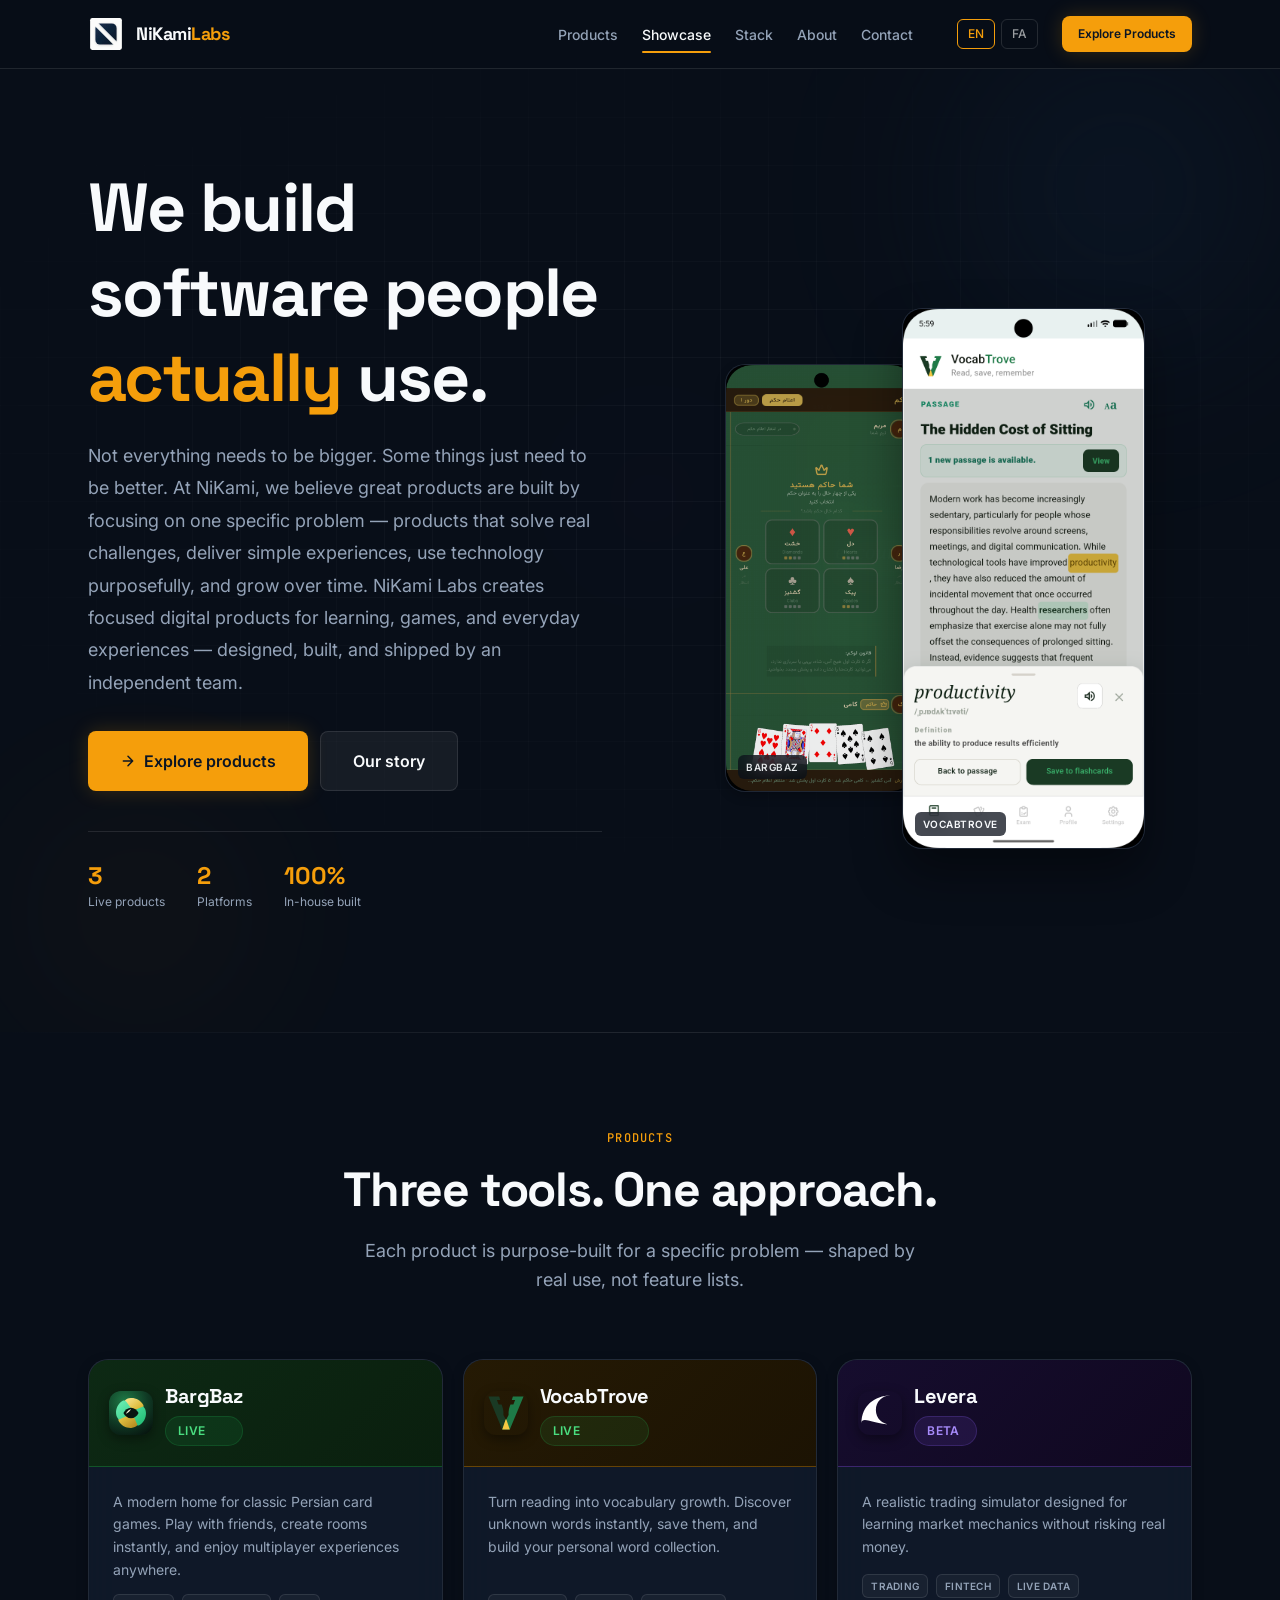
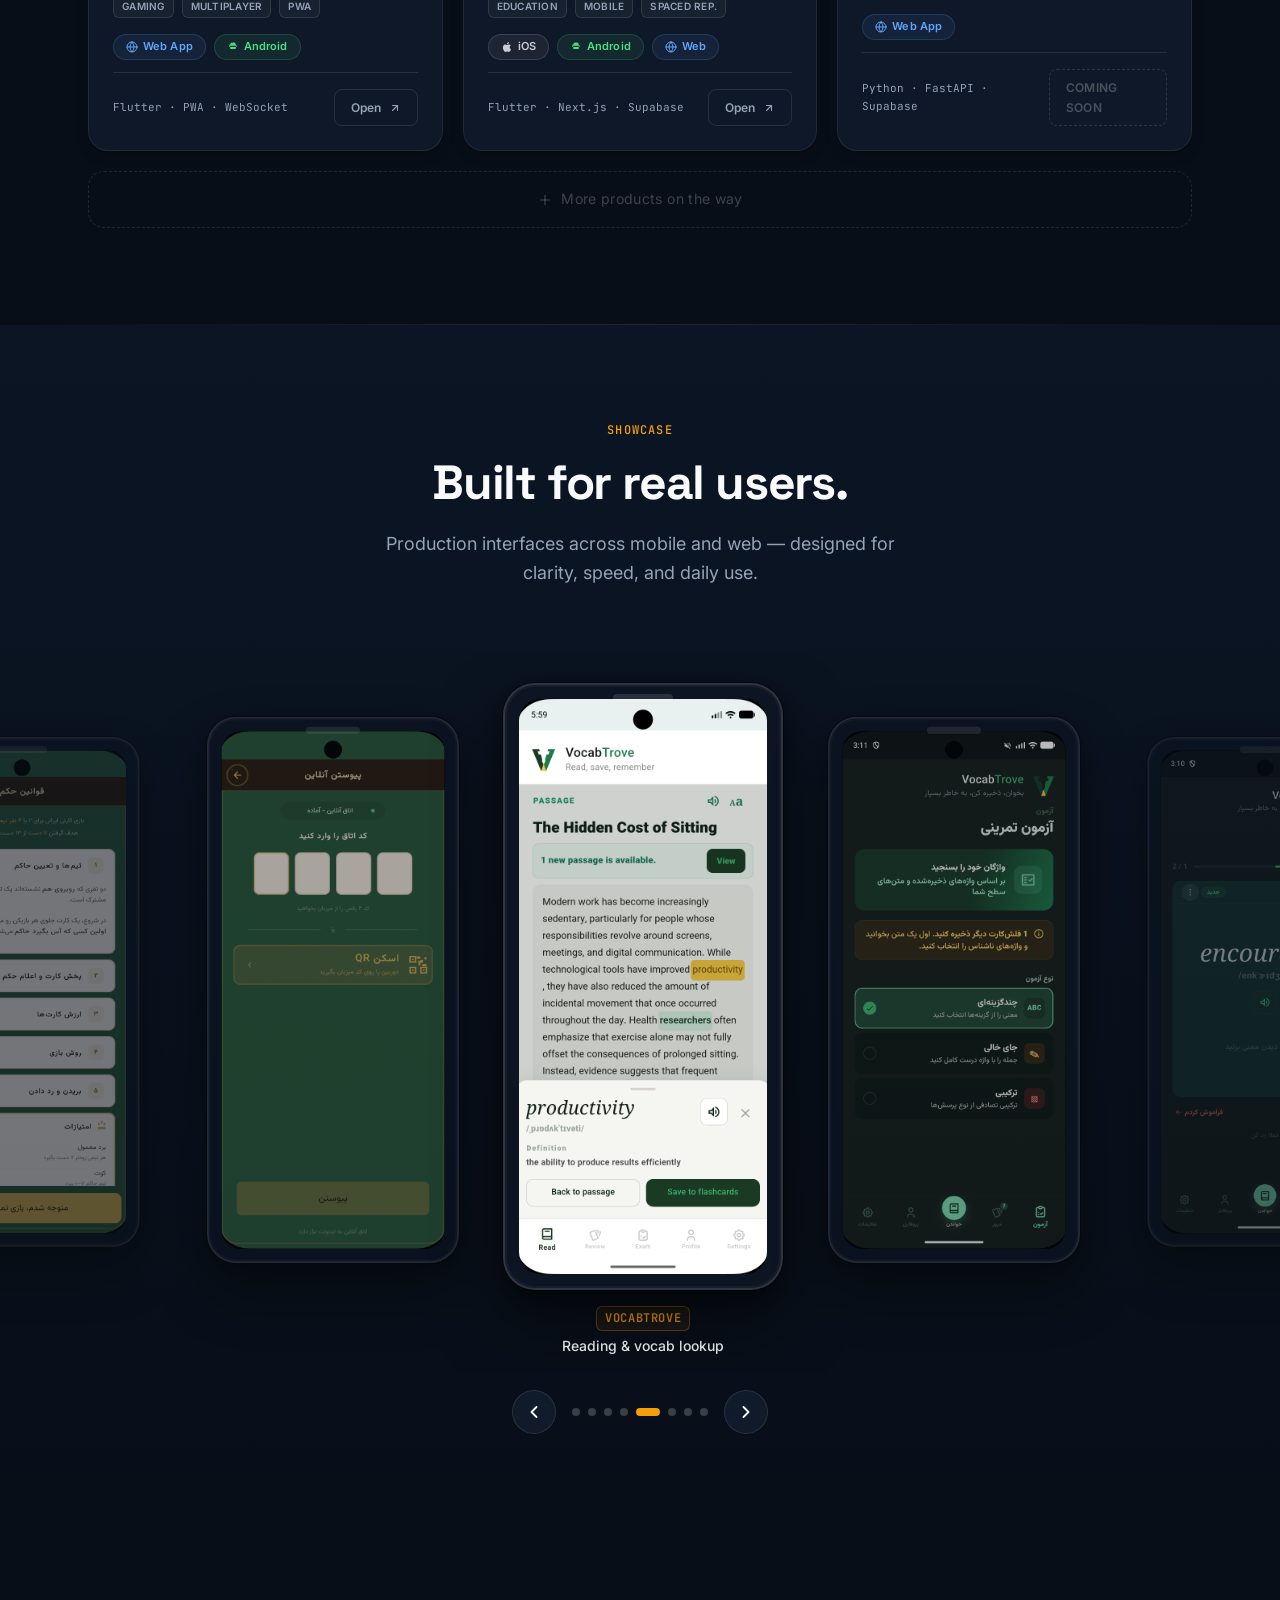
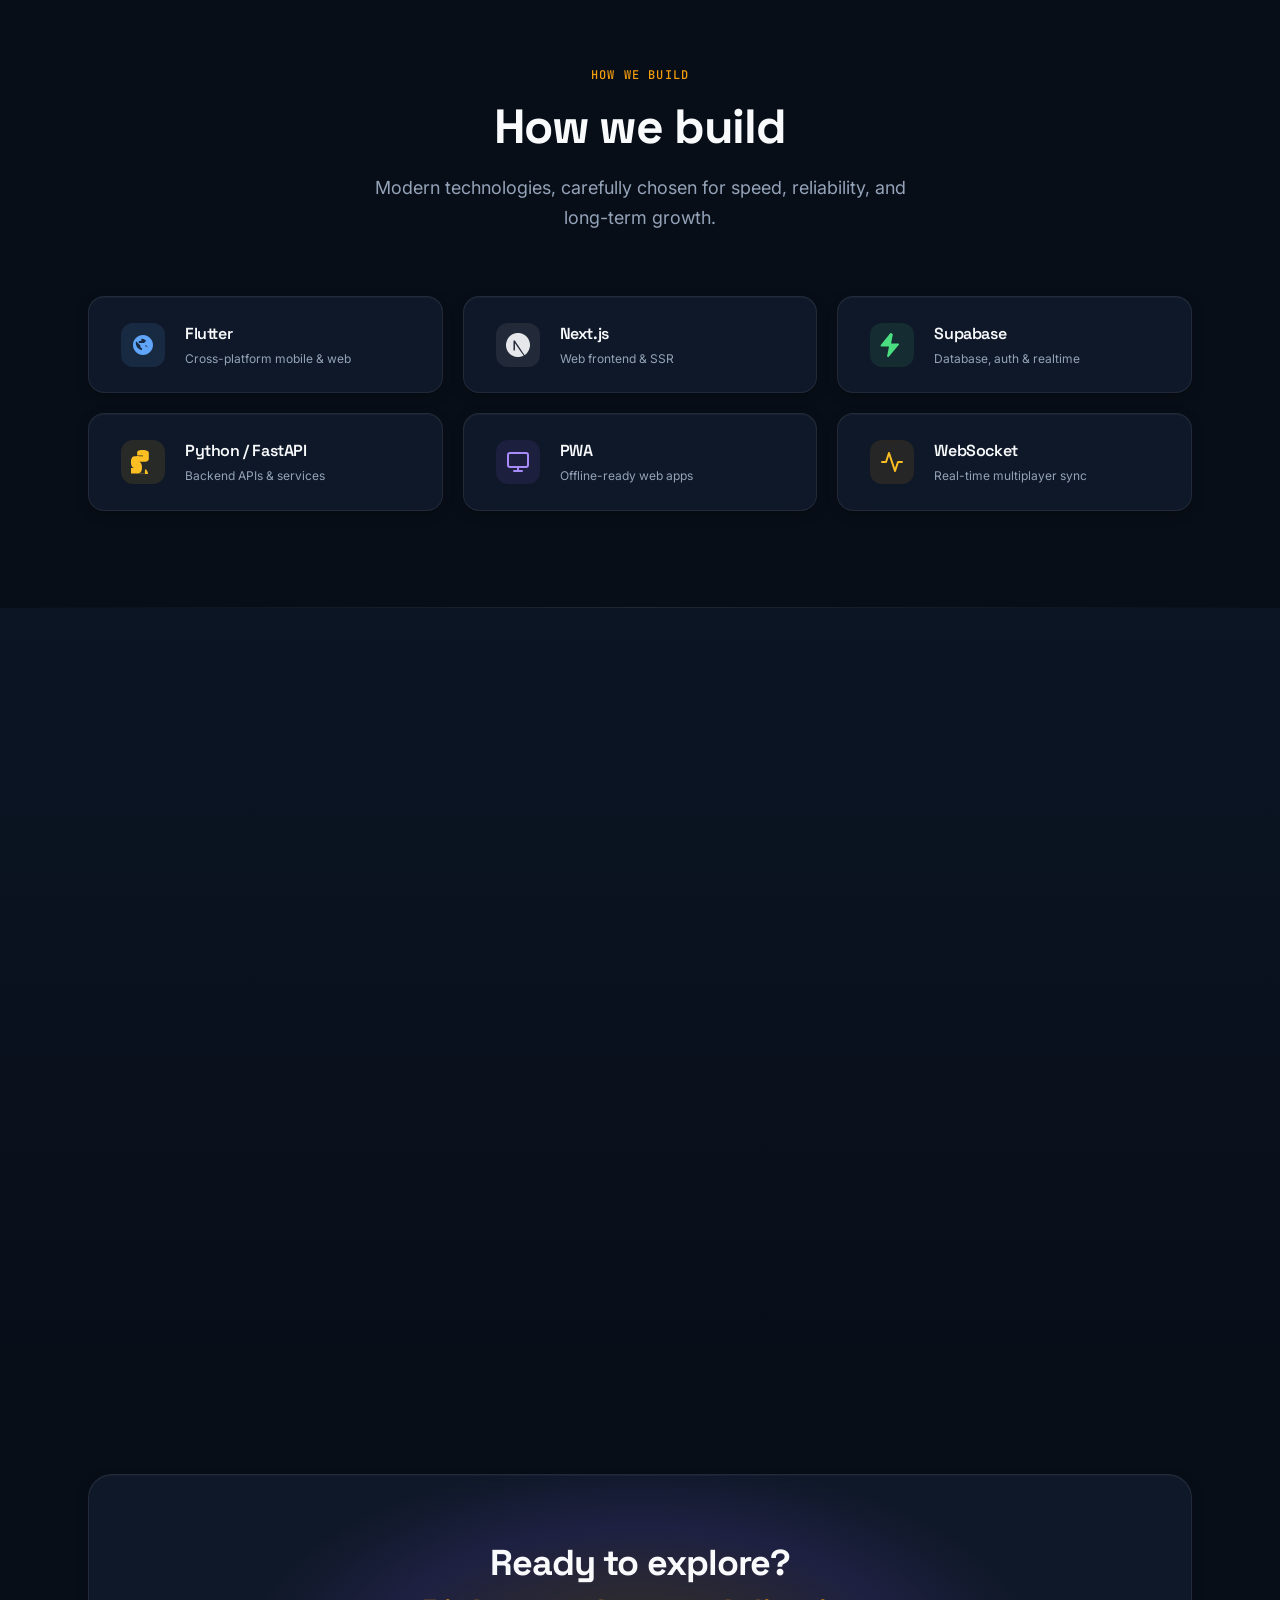
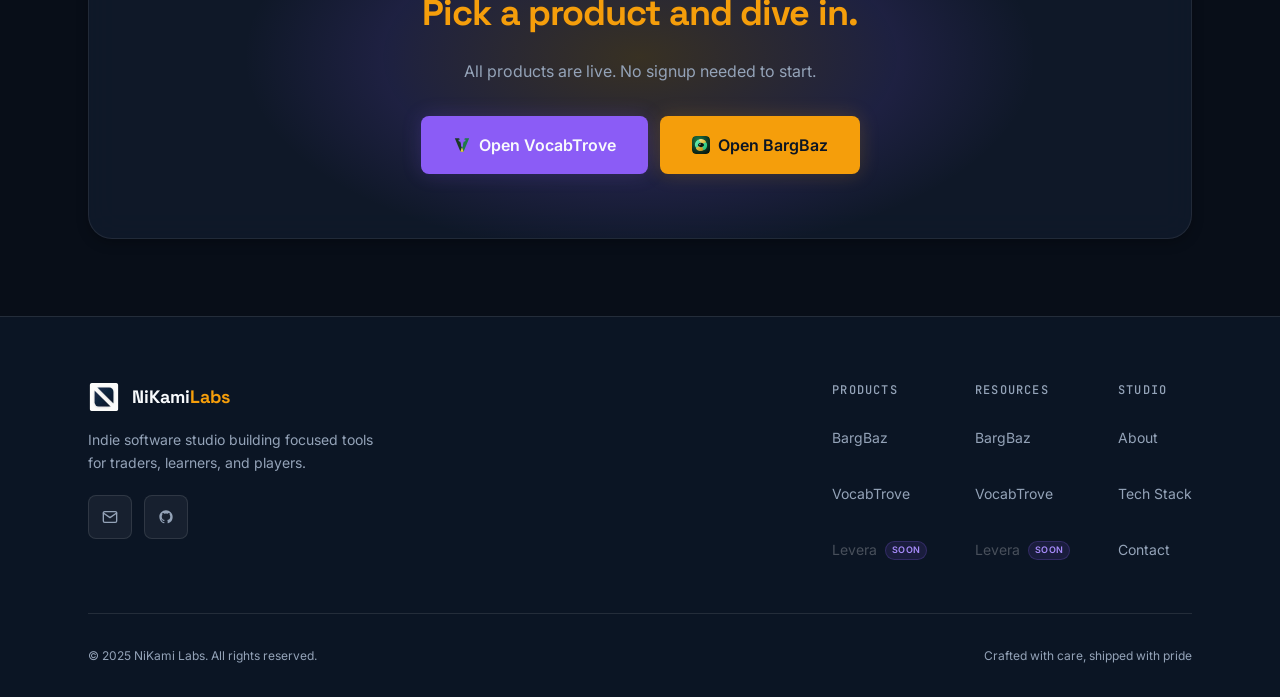
<file: index.html>
<!DOCTYPE html>
<html lang="en" dir="ltr">
<head>
  <meta charset="UTF-8" />
  <meta name="viewport" content="width=device-width, initial-scale=1.0" />
  <title>NiKami Labs | Independent Software Studio Building Digital Products</title>
  <meta name="description" content="NiKami Labs creates focused software products for language learning, gaming, and digital experiences. Explore VocabTrove, BargBaz, and Levera." />
  <meta name="theme-color" content="#0B1524" />
  <meta property="og:title" content="NiKami Labs | Independent Software Studio Building Digital Products" />
  <meta property="og:description" content="NiKami Labs creates focused software products for language learning, gaming, and digital experiences. Explore VocabTrove, BargBaz, and Levera." />
  <meta property="og:type" content="website" />
  <link rel="icon" href="logos/nikami-labs-mark.svg" type="image/svg+xml" />
  <link rel="stylesheet" href="styles.css" />
  <link rel="alternate" hreflang="fa" href="fa.html" />
  <style>
    .lang-switcher { display:flex; align-items:center; gap:6px; margin-left:12px; }
    .lang-btn { display:inline-flex; align-items:center; padding:4px 10px; border-radius:6px; font-size:12px; font-weight:500; text-decoration:none; border:1px solid rgba(255,255,255,0.12); color:rgba(255,255,255,0.6); transition:all 0.2s; }
    .lang-btn:hover { border-color:rgba(255,255,255,0.3); color:#fff; }
    .lang-btn.active { border-color:var(--accent); color:var(--accent); }
  </style>
</head>
<body>

<a class="skip-link" href="#main">Skip to main content</a>

<!-- ══ NAV ══════════════════════════════════════════════════ -->
<div class="nav-wrapper">
  <nav class="container nav" aria-label="Primary">
    <a href="#" class="nav-logo" aria-label="NiKami Labs home">
      <img class="nav-logo-mark" src="logos/nikami-labs-mark.svg" width="36" height="36" alt="" />
      <span class="nav-logo-name">NiKami<span>Labs</span></span>
    </a>
    <ul class="nav-links">
      <li><a href="#products">Products</a></li>
      <li><a href="#showcase">Showcase</a></li>
      <li><a href="#stack">Stack</a></li>
      <li><a href="#about">About</a></li>
      <li><a href="#contact">Contact</a></li>
    </ul>
    <div style="display:flex;align-items:center;gap:8px;">
      <div class="lang-switcher">
        <a href="index.html" class="lang-btn active">EN</a>
        <a href="fa.html" class="lang-btn">FA</a>
      </div>
      <a href="#products" class="btn btn-primary btn-sm nav-cta">Explore Products</a>
    </div>
    <button class="nav-hamburger" type="button" aria-label="Open menu" aria-expanded="false" aria-controls="mobileMenu" id="menuToggle">
      <svg width="22" height="22" viewBox="0 0 22 22" fill="none" aria-hidden="true">
        <path d="M3 6h16M3 11h16M3 16h16" stroke="currentColor" stroke-width="1.8" stroke-linecap="round"/>
      </svg>
    </button>
  </nav>
</div>

<div class="mobile-menu" id="mobileMenu" role="dialog" aria-label="Navigation" aria-hidden="true">
  <a href="#products">Products</a>
  <a href="#showcase">Showcase</a>
  <a href="#stack">Stack</a>
  <a href="#about">About</a>
  <a href="#contact">Contact</a>
  <div style="display:flex;gap:8px;padding:4px 0;">
    <a href="index.html" class="lang-btn active">EN</a>
    <a href="fa.html" class="lang-btn">FA</a>
  </div>
  <a href="#products" class="btn btn-primary">Explore Products</a>
</div>


<main id="main">

<!-- ══ HERO ══════════════════════════════════════════════════ -->
<section class="hero" aria-labelledby="hero-heading">
  <div class="hero-bg" aria-hidden="true">
    <div class="hero-blob hero-blob-1"></div>
    <div class="hero-blob hero-blob-2"></div>
    <div class="hero-blob hero-blob-3"></div>
    <div class="hero-grid-bg"></div>
  </div>
  <div class="container hero-inner">

    <div class="hero-text reveal">
      <h1 class="hero-headline" id="hero-heading">
        We build software people <span class="highlight">actually</span> use.
      </h1>
      <p class="hero-sub">
        Not everything needs to be bigger. Some things just need to be better. At NiKami, we believe great products are built by focusing on one specific problem — products that solve real challenges, deliver simple experiences, use technology purposefully, and grow over time. NiKami Labs creates focused digital products for learning, games, and everyday experiences — designed, built, and shipped by an independent team.
      </p>
      <div class="hero-ctas">
        <a href="#products" class="btn btn-primary btn-lg">
          <svg width="16" height="16" viewBox="0 0 24 24" fill="none" stroke="currentColor" stroke-width="2.2" stroke-linecap="round" stroke-linejoin="round" aria-hidden="true"><path d="M5 12h14M12 5l7 7-7 7"/></svg>
          Explore products
        </a>
        <a href="#about" class="btn btn-secondary btn-lg">Our story</a>
      </div>
      <dl class="hero-stats">
        <div class="hero-stat">
          <dt class="hero-stat-value" data-count="3">3</dt>
          <dd class="hero-stat-label">Live products</dd>
        </div>
        <div class="hero-stat">
          <dt class="hero-stat-value" data-count="2">2</dt>
          <dd class="hero-stat-label">Platforms</dd>
        </div>
        <div class="hero-stat">
          <dt class="hero-stat-value">100%</dt>
          <dd class="hero-stat-label">In-house built</dd>
        </div>
      </dl>
    </div>

    <div class="hero-visual reveal reveal-d2" aria-hidden="true">
      <div class="hero-showcase">
        <div class="showcase-card showcase-card-main glass">
          <img src="screenshots/vocabTrove/vocabtrove-reader-phone.png" alt="" width="280" height="560" loading="eager" />
          <span class="showcase-label">VocabTrove</span>
        </div>
        <div class="showcase-card showcase-card-secondary glass">
          <img src="screenshots/bargbaz/Screenshot_1784278990.png" alt="" width="200" height="400" loading="eager" />
          <span class="showcase-label">BargBaz</span>
        </div>
        <div class="showcase-card showcase-card-tertiary glass">
          <img src="screenshots/vocabTrove/vocabtrove-fa-review-dark.png" alt="" width="180" height="360" loading="lazy" />
          <span class="showcase-label">Flashcards</span>
        </div>
      </div>
    </div>

  </div>
</section>

<hr class="divider">


<!-- ══ PRODUCTS (Bento) ═════════════════════════════════════ -->
<section id="products" class="section section-dark" aria-labelledby="products-heading">
  <div class="container">
    <div class="section-header reveal">
      <p class="eyebrow">Products</p>
      <h2 class="section-title" id="products-heading">Three tools. One approach.</h2>
      <p class="section-sub">Each product is purpose-built for a specific problem — shaped by real use, not feature lists.</p>
    </div>

    <div class="products-row">

      <!-- BargBaz -->
      <article class="product-card glass reveal" aria-labelledby="bargbaz-name">
        <div class="product-card-header-band banner-bargbaz">
          <img src="logos/bargbaz-final-pivot-icon.svg" width="40" height="40" alt="" class="product-band-logo" />
          <div>
            <h3 class="product-name" id="bargbaz-name">BargBaz</h3>
            <span class="badge badge-green">Live</span>
          </div>
        </div>
        <div class="product-card-body">
          <p class="product-desc">
            A modern home for classic Persian card games. Play with friends, create rooms instantly, and enjoy multiplayer experiences anywhere.
          </p>
          <div class="product-tags">
            <span class="product-tag">Gaming</span>
            <span class="product-tag">Multiplayer</span>
            <span class="product-tag">PWA</span>
          </div>
          <div class="product-platforms">
            <span class="platform-badge platform-web">
              <svg width="12" height="12" viewBox="0 0 24 24" fill="none" stroke="currentColor" stroke-width="2" stroke-linecap="round" stroke-linejoin="round" aria-hidden="true"><circle cx="12" cy="12" r="10"/><line x1="2" y1="12" x2="22" y2="12"/><path d="M12 2a15.3 15.3 0 0 1 4 10 15.3 15.3 0 0 1-4 10 15.3 15.3 0 0 1-4-10 15.3 15.3 0 0 1 4-10z"/></svg>
              Web App
            </span>
            <span class="platform-badge platform-android">
              <svg width="12" height="12" viewBox="0 0 24 24" fill="currentColor" aria-hidden="true"><path d="M17.523 15.341a.5.5 0 0 1-.5.5H6.977a.5.5 0 0 1-.5-.5V9.5h11.046v5.841zm-10.98-9.5 1.195-2.39a.5.5 0 0 1 .894.447L7.5 5.8A7.5 7.5 0 0 0 4.5 12h15a7.5 7.5 0 0 0-3-6.2L15.368 3.898a.5.5 0 1 1 .894-.447L17.457 5.84A7.5 7.5 0 0 0 4.5 12M9.5 11a.5.5 0 1 0 0-1 .5.5 0 0 0 0 1zm5 0a.5.5 0 1 0 0-1 .5.5 0 0 0 0 1z"/></svg>
              Android
            </span>
          </div>
          <div class="product-footer">
            <span class="product-stack font-mono">Flutter · PWA · WebSocket</span>
            <a href="https://bargbaz.nikamilabs.ir" class="btn btn-ghost btn-sm" target="_blank" rel="noopener">
              Open <svg width="12" height="12" viewBox="0 0 24 24" fill="none" stroke="currentColor" stroke-width="2.2" stroke-linecap="round" stroke-linejoin="round" aria-hidden="true"><path d="M7 17L17 7M7 7h10v10"/></svg>
            </a>
          </div>
        </div>
      </article>

      <!-- VocabTrove -->
      <article class="product-card glass reveal reveal-d1" aria-labelledby="vocab-name">
        <div class="product-card-header-band banner-vocab">
          <img src="logos/vocabtrove-icon.svg" width="40" height="40" alt="" class="product-band-logo" />
          <div>
            <h3 class="product-name" id="vocab-name">VocabTrove</h3>
            <span class="badge badge-green">Live</span>
          </div>
        </div>
        <div class="product-card-body">
          <p class="product-desc">
            Turn reading into vocabulary growth. Discover unknown words instantly, save them, and build your personal word collection.
          </p>
          <div class="product-tags">
            <span class="product-tag">Education</span>
            <span class="product-tag">Mobile</span>
            <span class="product-tag">Spaced Rep.</span>
          </div>
          <div class="product-platforms">
            <span class="platform-badge platform-ios">
              <svg width="12" height="12" viewBox="0 0 24 24" fill="currentColor" aria-hidden="true"><path d="M18.71 19.5c-.83 1.24-1.71 2.45-3.05 2.47-1.34.03-1.77-.79-3.29-.79-1.53 0-2 .77-3.27.82-1.31.05-2.3-1.32-3.14-2.53C4.25 17 2.94 12.45 4.7 9.39c.87-1.52 2.43-2.48 4.12-2.51 1.28-.02 2.5.87 3.29.87.78 0 2.26-1.07 3.8-.91.65.03 2.47.26 3.64 1.98-.09.06-2.17 1.28-2.15 3.81.03 3.02 2.65 4.03 2.68 4.04-.03.07-.42 1.44-1.38 2.83M13 3.5c.73-.83 1.94-1.46 2.94-1.5.13 1.17-.34 2.35-1.04 3.19-.69.85-1.83 1.51-2.95 1.42-.15-1.15.41-2.35 1.05-3.11z"/></svg>
              iOS
            </span>
            <span class="platform-badge platform-android">
              <svg width="12" height="12" viewBox="0 0 24 24" fill="currentColor" aria-hidden="true"><path d="M17.523 15.341a.5.5 0 0 1-.5.5H6.977a.5.5 0 0 1-.5-.5V9.5h11.046v5.841zm-10.98-9.5 1.195-2.39a.5.5 0 0 1 .894.447L7.5 5.8A7.5 7.5 0 0 0 4.5 12h15a7.5 7.5 0 0 0-3-6.2L15.368 3.898a.5.5 0 1 1 .894-.447L17.457 5.84A7.5 7.5 0 0 0 4.5 12M9.5 11a.5.5 0 1 0 0-1 .5.5 0 0 0 0 1zm5 0a.5.5 0 1 0 0-1 .5.5 0 0 0 0 1z"/></svg>
              Android
            </span>
            <span class="platform-badge platform-web">
              <svg width="12" height="12" viewBox="0 0 24 24" fill="none" stroke="currentColor" stroke-width="2" stroke-linecap="round" stroke-linejoin="round" aria-hidden="true"><circle cx="12" cy="12" r="10"/><line x1="2" y1="12" x2="22" y2="12"/><path d="M12 2a15.3 15.3 0 0 1 4 10 15.3 15.3 0 0 1-4 10 15.3 15.3 0 0 1-4-10 15.3 15.3 0 0 1 4-10z"/></svg>
              Web
            </span>
          </div>
          <div class="product-footer">
            <span class="product-stack font-mono">Flutter · Next.js · Supabase</span>
            <a href="https://vocabtrove.nikamilabs.ir" class="btn btn-ghost btn-sm" target="_blank" rel="noopener">
              Open <svg width="12" height="12" viewBox="0 0 24 24" fill="none" stroke="currentColor" stroke-width="2.2" stroke-linecap="round" stroke-linejoin="round" aria-hidden="true"><path d="M7 17L17 7M7 7h10v10"/></svg>
            </a>
          </div>
        </div>
      </article>

      <!-- Levera -->
      <article class="product-card glass reveal reveal-d2" aria-labelledby="levera-name">
        <div class="product-card-header-band banner-purple">
          <img src="logos/levera-logo.svg" width="40" height="40" alt="" class="product-band-logo" />
          <div>
            <h3 class="product-name" id="levera-name">Levera</h3>
            <span class="badge badge-purple">Beta</span>
          </div>
        </div>
        <div class="product-card-body">
          <p class="product-desc">
            A realistic trading simulator designed for learning market mechanics without risking real money.
          </p>
          <div class="product-tags">
            <span class="product-tag">Trading</span>
            <span class="product-tag">Fintech</span>
            <span class="product-tag">Live Data</span>
          </div>
          <div class="product-platforms">
            <span class="platform-badge platform-web">
              <svg width="12" height="12" viewBox="0 0 24 24" fill="none" stroke="currentColor" stroke-width="2" stroke-linecap="round" stroke-linejoin="round" aria-hidden="true"><circle cx="12" cy="12" r="10"/><line x1="2" y1="12" x2="22" y2="12"/><path d="M12 2a15.3 15.3 0 0 1 4 10 15.3 15.3 0 0 1-4 10 15.3 15.3 0 0 1-4-10 15.3 15.3 0 0 1 4-10z"/></svg>
              Web App
            </span>
          </div>
          <div class="product-footer">
            <span class="product-stack font-mono">Python · FastAPI · Supabase</span>
            <span class="btn-coming-soon">Coming soon</span>
          </div>
        </div>
      </article>

      <!-- More coming — full-width strip -->
      <div class="product-upcoming-strip reveal reveal-d3" aria-label="More products coming">
        <svg width="16" height="16" viewBox="0 0 24 24" fill="none" stroke="currentColor" stroke-width="1.8" stroke-linecap="round" stroke-linejoin="round" aria-hidden="true"><line x1="12" y1="5" x2="12" y2="19"/><line x1="5" y1="12" x2="19" y2="12"/></svg>
        <span>More products on the way</span>
      </div>

    </div>
  </div>
</section>

<hr class="divider">


<!-- ══ SHOWCASE PHONE CAROUSEL ═══════════════════════════════ -->
<section id="showcase" class="section section-muted" aria-labelledby="showcase-heading">
  <div class="container">
    <div class="section-header reveal">
      <p class="eyebrow">Showcase</p>
      <h2 class="section-title" id="showcase-heading">Built for real users.</h2>
      <p class="section-sub">Production interfaces across mobile and web — designed for clarity, speed, and daily use.</p>
    </div>
  </div>

  <div class="phone-carousel reveal" role="region" aria-label="Product screenshots" aria-roledescription="carousel">

    <!-- the stage clips overflow; cards are positioned by JS -->
    <div class="phone-stage" id="phoneStage">
      <div class="phone-track" id="phoneTrack">

        <figure class="phone-card" role="group" aria-roledescription="slide" aria-label="1 of 8">
          <div class="phone-frame">
            <div class="phone-screen">
              <img src="screenshots/bargbaz/Screenshot_1784278990.png" alt="BargBaz — Hokm game, trump suit selection" loading="lazy" />
            </div>
          </div>
          <figcaption class="phone-caption">
            <span class="phone-caption-tag">BargBaz</span>
            Multiplayer card game
          </figcaption>
        </figure>

        <figure class="phone-card" role="group" aria-roledescription="slide" aria-label="2 of 8">
          <div class="phone-frame">
            <div class="phone-screen">
              <img src="screenshots/bargbaz/Screenshot_1784278939.png" alt="BargBaz — online room with QR code join" loading="lazy" />
            </div>
          </div>
          <figcaption class="phone-caption">
            <span class="phone-caption-tag">BargBaz</span>
            Online rooms &amp; QR join
          </figcaption>
        </figure>

        <figure class="phone-card" role="group" aria-roledescription="slide" aria-label="3 of 8">
          <div class="phone-frame">
            <div class="phone-screen">
              <img src="screenshots/bargbaz/Screenshot_1784278960.png" alt="BargBaz — active Hokm game screen" loading="lazy" />
            </div>
          </div>
          <figcaption class="phone-caption">
            <span class="phone-caption-tag">BargBaz</span>
            Active game
          </figcaption>
        </figure>

        <figure class="phone-card" role="group" aria-roledescription="slide" aria-label="4 of 8">
          <div class="phone-frame">
            <div class="phone-screen">
              <img src="screenshots/bargbaz/Screenshot_1784278948.png" alt="BargBaz — scoreboard" loading="lazy" />
            </div>
          </div>
          <figcaption class="phone-caption">
            <span class="phone-caption-tag">BargBaz</span>
            Score board
          </figcaption>
        </figure>

        <figure class="phone-card" role="group" aria-roledescription="slide" aria-label="5 of 8">
          <div class="phone-frame">
            <div class="phone-screen">
              <img src="screenshots/vocabTrove/vocabtrove-reader-phone.png" alt="VocabTrove — reader with tap-to-define lookup" loading="lazy" />
            </div>
          </div>
          <figcaption class="phone-caption">
            <span class="phone-caption-tag">VocabTrove</span>
            Reading &amp; vocab lookup
          </figcaption>
        </figure>

        <figure class="phone-card" role="group" aria-roledescription="slide" aria-label="6 of 8">
          <div class="phone-frame">
            <div class="phone-screen">
              <img src="screenshots/vocabTrove/vocabtrove-fa-exam-dark.png" alt="VocabTrove — placement exam" loading="lazy" />
            </div>
          </div>
          <figcaption class="phone-caption">
            <span class="phone-caption-tag">VocabTrove</span>
            Placement exam
          </figcaption>
        </figure>

        <figure class="phone-card" role="group" aria-roledescription="slide" aria-label="7 of 8">
          <div class="phone-frame">
            <div class="phone-screen">
              <img src="screenshots/vocabTrove/vocabtrove-fa-review-dark.png" alt="VocabTrove — flashcard review session" loading="lazy" />
            </div>
          </div>
          <figcaption class="phone-caption">
            <span class="phone-caption-tag">VocabTrove</span>
            Flashcard review
          </figcaption>
        </figure>

        <figure class="phone-card" role="group" aria-roledescription="slide" aria-label="8 of 8">
          <div class="phone-frame">
            <div class="phone-screen">
              <img src="screenshots/vocabTrove/vocabtrove-fa-profile.png" alt="VocabTrove — learner profile and stats" loading="lazy" />
            </div>
          </div>
          <figcaption class="phone-caption">
            <span class="phone-caption-tag">VocabTrove</span>
            Learner profile
          </figcaption>
        </figure>

      </div><!-- /phone-track -->
    </div><!-- /phone-stage -->

    <div class="slider-controls">
      <button class="slider-btn" id="sliderPrev" aria-label="Previous screenshot">
        <svg width="20" height="20" viewBox="0 0 24 24" fill="none" stroke="currentColor" stroke-width="2.2" stroke-linecap="round" stroke-linejoin="round" aria-hidden="true"><path d="M15 18l-6-6 6-6"/></svg>
      </button>
      <div class="slider-dots" id="sliderDots" role="tablist" aria-label="Slides"></div>
      <button class="slider-btn" id="sliderNext" aria-label="Next screenshot">
        <svg width="20" height="20" viewBox="0 0 24 24" fill="none" stroke="currentColor" stroke-width="2.2" stroke-linecap="round" stroke-linejoin="round" aria-hidden="true"><path d="M9 18l6-6-6-6"/></svg>
      </button>
    </div>

  </div><!-- /phone-carousel -->
</section>


<!-- ══ TECH STACK ════════════════════════════════════════════ -->
<section id="stack" class="section section-dark" aria-labelledby="stack-heading">
  <div class="container">
    <div class="section-header reveal">
      <p class="eyebrow">How we build</p>
      <h2 class="section-title" id="stack-heading">How we build</h2>
      <p class="section-sub">Modern technologies, carefully chosen for speed, reliability, and long-term growth.</p>
    </div>
    <div class="stack-grid reveal">
      <div class="stack-item glass">
        <div class="stack-icon stack-icon--blue">
          <svg viewBox="0 0 24 24" fill="currentColor" aria-hidden="true"><path d="M12.001 2C6.476 2 2 6.476 2 12.001s4.476 10.001 10.001 10.001 10.001-4.476 10.001-10.001S17.526 2 12.001 2zm-1.051 14.93c-3.456-.406-6.124-3.351-6.124-6.929 0-.624.082-1.228.234-1.803l4.343 4.343v.865c0 .953.777 1.731 1.731 1.731l-.184 1.793zm6.179-2.248c-.236-.73-.952-1.252-1.793-1.252h-.866v-2.597c0-.477-.39-.866-.866-.866H7.806V8.1h1.73c.477 0 .866-.39.866-.866V5.504a8.17 8.17 0 0 1 4.767 2.21l-1.731 1.731c-.338.338-.338.887 0 1.225l1.83 1.83a8.22 8.22 0 0 1 1.862 1.862v-.001a8.17 8.17 0 0 1-.001 1.321z"/></svg>
        </div>
        <div class="stack-info">
          <div class="stack-name">Flutter</div>
          <div class="stack-desc">Cross-platform mobile &amp; web</div>
        </div>
      </div>
      <div class="stack-item glass">
        <div class="stack-icon stack-icon--white">
          <svg viewBox="0 0 24 24" fill="currentColor" aria-hidden="true"><path d="M11.572 0c-.176 0-.31.001-.358.007a19.76 19.76 0 0 1-.364.033C7.443.346 4.25 2.185 2.228 5.012a11.875 11.875 0 0 0-2.119 5.243c-.096.659-.108.854-.108 1.747s.012 1.089.108 1.748c.652 4.506 3.86 8.292 8.209 9.695.779.25 1.6.422 2.534.525.363.04 1.935.04 2.299 0 1.611-.178 2.977-.577 4.323-1.264.207-.106.247-.134.219-.158-.02-.013-.9-1.193-1.955-2.62l-1.919-2.592-2.404-3.558a338.739 338.739 0 0 0-2.422-3.556c-.009-.002-.018 1.579-.023 3.51-.007 3.38-.01 3.515-.052 3.595a.426.426 0 0 1-.206.214c-.075.037-.14.044-.495.044H7.81l-.108-.068a.438.438 0 0 1-.157-.171l-.05-.106.006-4.703.007-4.705.072-.092a.645.645 0 0 1 .174-.143c.096-.047.134-.051.54-.051.478 0 .558.018.682.154.035.038 1.337 1.999 2.895 4.361a10760.433 10760.433 0 0 0 4.735 7.17l1.9 2.879.096-.063a12.317 12.317 0 0 0 2.466-2.163 11.944 11.944 0 0 0 2.824-6.134c.096-.66.108-.854.108-1.748 0-.893-.012-1.088-.108-1.747-.652-4.506-3.859-8.292-8.208-9.695a12.597 12.597 0 0 0-2.499-.523A33.119 33.119 0 0 0 11.573 0z"/></svg>
        </div>
        <div class="stack-info">
          <div class="stack-name">Next.js</div>
          <div class="stack-desc">Web frontend &amp; SSR</div>
        </div>
      </div>
      <div class="stack-item glass">
        <div class="stack-icon stack-icon--green">
          <svg viewBox="0 0 24 24" fill="currentColor" aria-hidden="true"><path d="M11.9 1.036c-.015-.986-1.26-1.41-1.874-.637L.764 12.05C.303 12.648.72 13.5 1.5 13.5h7.517l-1.9 9.46c-.19.947 1.007 1.52 1.674.762l10.05-11.95c.455-.54.04-1.365-.586-1.365h-7.15l1.795-9.371z"/></svg>
        </div>
        <div class="stack-info">
          <div class="stack-name">Supabase</div>
          <div class="stack-desc">Database, auth &amp; realtime</div>
        </div>
      </div>
      <div class="stack-item glass">
        <div class="stack-icon stack-icon--yellow">
          <svg viewBox="0 0 24 24" fill="currentColor" aria-hidden="true"><path d="M14.25.18l.9.2.73.26.59.3.45.32.34.34.25.34.16.33.1.3.04.26.02.2-.01.13V8.5l-.05.63-.13.55-.21.46-.26.38-.3.31-.33.25-.35.19-.35.14-.33.1-.3.07-.26.04-.21.02H8.77l-.69.05-.59.14-.5.22-.41.27-.33.32-.27.35-.2.36-.15.37-.1.35-.07.32-.04.27-.02.21v3.06H3.17l-.21-.03-.28-.07-.32-.12-.35-.18-.36-.26-.36-.36-.35-.46-.32-.59-.28-.73-.21-.88-.14-1.05-.05-1.23.06-1.22.16-1.04.24-.87.32-.71.36-.57.4-.44.42-.33.42-.24.4-.16.36-.1.32-.05.24-.01h.16l.06.01h8.16v-.83H6.18l-.01-2.75-.02-.37.05-.34.11-.31.17-.28.25-.26.31-.23.38-.2.44-.18.51-.15.58-.12.64-.1.71-.06.77-.04.84-.02 1.27.05zm-6.3 11.58l.28.06.32.12.35.18.36.27.36.35.35.47.32.59.28.73.21.88.14 1.04.05 1.23-.06 1.23-.16 1.04-.24.86-.32.71-.36.57-.4.45-.42.33-.42.24-.4.16-.36.09-.32.05-.24.02-.16-.01h-8.22v.82h5.84l.01 2.76.02.36-.05.34-.11.31-.17.28-.25.26-.31.22-.38.21-.44.17-.51.15-.58.13-.64.09-.71.07-.77.04-.84.01-1.27-.04-1.07-.14-.9-.2-.73-.25-.59-.3-.45-.33-.34-.34-.25-.34-.16-.33-.1-.3-.04-.25-.02-.2.01-.13v-5.34l.05-.64.13-.54.21-.46.26-.38.3-.31.33-.25.35-.19.35-.14.33-.1.3-.06.26-.04.21-.02.13-.01h5.84l.69-.05.59-.14.5-.21.41-.28.33-.32.27-.35.2-.36.15-.36.1-.35.07-.32.04-.28.02-.21V6.07h2.09l.14.01zm6.07 7.44l.28.06.32.12.35.18.36.27.36.35.35.47.32.59.28.73.21.88.14 1.04.05 1.23-.06 1.23-.16 1.04-.24.86-.32.71-.36.57-.4.45-.42.33-.42.24-.4.16-.36.09-.32.05-.24.02-.16-.01-1.35-.04-1.14-.14-.95-.22-.78-.28-.63-.35-.5-.4-.39-.44-.29-.46-.21-.48-.13-.49-.07-.48-.02-.47.02-.44.07-.41.11-.39.17-.35.23-.33.29-.28.35-.24.4-.2.45-.14.52-.1.57-.07.63-.02.69.02.73.07.77.12.79.17.82.22.83.27.84.3.83.35.81.39.77.44.71.48.65.52.57.55.49.58.41.6.3.62.2.64.09.65-.01.66-.12.65-.21.65-.3.62-.4.61-.49.57-.58.53-.65.49-.72.43-.79.37-.85.29-.91.23-.97.14-1.04.06-.55.01z"/></svg>
        </div>
        <div class="stack-info">
          <div class="stack-name">Python / FastAPI</div>
          <div class="stack-desc">Backend APIs &amp; services</div>
        </div>
      </div>
      <div class="stack-item glass">
        <div class="stack-icon stack-icon--purple">
          <svg viewBox="0 0 24 24" fill="none" stroke="currentColor" stroke-width="2" stroke-linecap="round" stroke-linejoin="round" aria-hidden="true"><rect x="2" y="3" width="20" height="14" rx="2" ry="2"/><line x1="8" y1="21" x2="16" y2="21"/><line x1="12" y1="17" x2="12" y2="21"/></svg>
        </div>
        <div class="stack-info">
          <div class="stack-name">PWA</div>
          <div class="stack-desc">Offline-ready web apps</div>
        </div>
      </div>
      <div class="stack-item glass">
        <div class="stack-icon stack-icon--amber">
          <svg viewBox="0 0 24 24" fill="none" stroke="currentColor" stroke-width="2" stroke-linecap="round" stroke-linejoin="round" aria-hidden="true"><polyline points="22 12 18 12 15 21 9 3 6 12 2 12"/></svg>
        </div>
        <div class="stack-info">
          <div class="stack-name">WebSocket</div>
          <div class="stack-desc">Real-time multiplayer sync</div>
        </div>
      </div>
    </div>
  </div>
</section>

<hr class="divider">


<!-- ══ ABOUT / TEAM ══════════════════════════════════════════ -->
<section id="about" class="section section-muted" aria-labelledby="about-heading">
  <div class="container">
    <div class="section-header reveal">
      <p class="eyebrow">About</p>
      <h2 class="section-title" id="about-heading">Independent. Intentional. In production.</h2>
      <p class="section-sub">
        NiKami Labs is an independent software studio creating digital products across education, entertainment, and technology.<br><br>
        We combine engineering, design, and curiosity to turn ideas into working products.
      </p>
    </div>

    <!-- Team / Founder -->
    <div class="team-section reveal">
      <div class="team-divider" style="display:none"></div>
      <div class="team-grid">
        <div class="team-card glass">
          <div class="team-avatar" aria-hidden="true">
            <svg viewBox="0 0 64 64" fill="none" aria-hidden="true">
              <circle cx="32" cy="32" r="32" fill="rgba(245,158,11,0.08)"/>
              <circle cx="32" cy="26" r="10" fill="rgba(245,158,11,0.2)" stroke="rgba(245,158,11,0.4)" stroke-width="1.5"/>
              <path d="M12 54c0-11.046 8.954-20 20-20s20 8.954 20 20" fill="rgba(245,158,11,0.12)" stroke="rgba(245,158,11,0.3)" stroke-width="1.5"/>
            </svg>
            <div class="team-avatar-initials">NK</div>
          </div>
          <div class="team-info">
            <div class="team-name">Founder</div>
            <div class="team-role">Engineer &amp; Designer</div>
            <p class="team-bio">Designing, building, and shipping every product end-to-end. From backend APIs to pixel-perfect mobile UIs.</p>
            <div class="team-links">
              <a href="mailto:nikamilabs@gmail.com" class="team-link" aria-label="Email">
                <svg width="16" height="16" viewBox="0 0 24 24" fill="none" stroke="currentColor" stroke-width="2" stroke-linecap="round" stroke-linejoin="round" aria-hidden="true"><path d="M4 4h16c1.1 0 2 .9 2 2v12c0 1.1-.9 2-2 2H4c-1.1 0-2-.9-2-2V6c0-1.1.9-2 2-2z"/><polyline points="22,6 12,13 2,6"/></svg>
                nikamilabs@gmail.com
              </a>
            </div>
          </div>
        </div>
        <div class="team-card team-card--cta glass">
          <div class="team-cta-content">
            <svg width="32" height="32" viewBox="0 0 24 24" fill="none" stroke="currentColor" stroke-width="1.5" stroke-linecap="round" stroke-linejoin="round" aria-hidden="true"><circle cx="12" cy="12" r="10"/><line x1="12" y1="8" x2="12" y2="16"/><line x1="8" y1="12" x2="16" y2="12"/></svg>
            <h3>Want to collaborate?</h3>
            <p>We're always open to interesting ideas, partnerships, or contract work in mobile, fintech, or edtech.</p>
            <a href="mailto:nikamilabs@gmail.com" class="btn btn-primary btn-sm">Get in touch</a>
          </div>
        </div>
      </div>
    </div>
  </div>
</section>


<!-- ══ CTA BAND ════════════════════════════════════════════════ -->
<section class="cta-band" aria-labelledby="cta-heading">
  <div class="container">
    <div class="cta-band-inner glass">
      <div class="cta-band-glow" aria-hidden="true"></div>
      <h2 class="cta-band-title reveal" id="cta-heading">
        Ready to explore?<br>
        <span class="cta-highlight">Pick a product and dive in.</span>
      </h2>
      <p class="cta-band-sub reveal reveal-d1">All products are live. No signup needed to start.</p>
      <div class="cta-band-actions reveal reveal-d2">
        <a href="https://vocabtrove.nikamilabs.ir" class="btn btn-accent btn-lg" target="_blank" rel="noopener">
          <img src="logos/vocabtrove-icon.svg" width="18" height="18" alt="" style="border-radius:4px" />
          Open VocabTrove
        </a>
        <a href="https://bargbaz.nikamilabs.ir" class="btn btn-primary btn-lg" target="_blank" rel="noopener">
          <img src="logos/bargbaz-final-pivot-icon.svg" width="18" height="18" alt="" style="border-radius:4px" />
          Open BargBaz
        </a>
      </div>
    </div>
  </div>
</section>

</main>


<!-- ══ FOOTER ═════════════════════════════════════════════════ -->
<footer id="contact">
  <div class="container">
    <div class="footer-top">
      <div class="footer-brand">
        <div class="footer-logo">
          <img class="footer-logo-mark" src="logos/nikami-labs-mark.svg" width="32" height="32" alt="" />
          <span class="footer-logo-name">NiKami<span>Labs</span></span>
        </div>
        <p class="footer-tagline">Indie software studio building focused tools for traders, learners, and players.</p>
        <div class="footer-social">
          <a href="mailto:nikamilabs@gmail.com" class="social-link" aria-label="Email us">
            <svg width="16" height="16" viewBox="0 0 24 24" fill="none" stroke="currentColor" stroke-width="2" stroke-linecap="round" stroke-linejoin="round" aria-hidden="true"><path d="M4 4h16c1.1 0 2 .9 2 2v12c0 1.1-.9 2-2 2H4c-1.1 0-2-.9-2-2V6c0-1.1.9-2 2-2z"/><polyline points="22,6 12,13 2,6"/></svg>
          </a>
          <a href="https://github.com/nikamilabs" class="social-link" aria-label="GitHub" target="_blank" rel="noopener">
            <svg width="16" height="16" viewBox="0 0 24 24" fill="currentColor" aria-hidden="true"><path d="M12 2C6.477 2 2 6.484 2 12.017c0 4.425 2.865 8.18 6.839 9.504.5.092.682-.217.682-.483 0-.237-.008-.868-.013-1.703-2.782.605-3.369-1.343-3.369-1.343-.454-1.158-1.11-1.466-1.11-1.466-.908-.62.069-.608.069-.608 1.003.07 1.531 1.032 1.531 1.032.892 1.53 2.341 1.088 2.91.832.092-.647.35-1.088.636-1.338-2.22-.253-4.555-1.113-4.555-4.951 0-1.093.39-1.988 1.029-2.688-.103-.253-.446-1.272.098-2.65 0 0 .84-.27 2.75 1.026A9.564 9.564 0 0 1 12 6.844a9.59 9.59 0 0 1 2.504.337c1.909-1.296 2.747-1.027 2.747-1.027.546 1.379.202 2.398.1 2.651.64.7 1.028 1.595 1.028 2.688 0 3.848-2.339 4.695-4.566 4.943.359.309.678.92.678 1.855 0 1.338-.012 2.419-.012 2.747 0 .268.18.58.688.482A10.02 10.02 0 0 0 22 12.017C22 6.484 17.522 2 12 2z"/></svg>
          </a>
        </div>
      </div>
      <div class="footer-links-row">
        <div class="footer-col">
          <h4>Products</h4>
          <ul>
            <li><a href="https://bargbaz.nikamilabs.ir" target="_blank" rel="noopener">BargBaz</a></li>
            <li><a href="https://vocabtrove.nikamilabs.ir" target="_blank" rel="noopener">VocabTrove</a></li>
            <li><span class="footer-link-muted">Levera <span class="badge badge-purple" style="font-size:9px;padding:1px 6px;">Soon</span></span></li>
          </ul>
        </div>
        <div class="footer-col">
          <h4>Resources</h4>
          <ul>
            <li><a href="https://bargbaz.nikamilabs.ir" target="_blank" rel="noopener">BargBaz</a></li>
            <li><a href="https://vocabtrove.nikamilabs.ir" target="_blank" rel="noopener">VocabTrove</a></li>
            <li><span class="footer-link-muted">Levera <span class="badge badge-purple" style="font-size:9px;padding:1px 6px;">Soon</span></span></li>
          </ul>
        </div>
        <div class="footer-col">
          <h4>Studio</h4>
          <ul>
            <li><a href="#about">About</a></li>
            <li><a href="#stack">Tech Stack</a></li>
            <li><a href="mailto:nikamilabs@gmail.com">Contact</a></li>
          </ul>
        </div>
      </div>
    </div>
    <div class="footer-bottom">
      <span>&copy; 2025 NiKami Labs. All rights reserved.</span>
      <span class="footer-made">Crafted with care, shipped with pride</span>
    </div>
  </div>
</footer>


<script>
  // ── Mobile menu ────────────────────────────────────────────
  const menuToggle = document.getElementById('menuToggle');
  const mobileMenu = document.getElementById('mobileMenu');

  function setMenuOpen(open) {
    mobileMenu.classList.toggle('open', open);
    menuToggle.setAttribute('aria-expanded', String(open));
    mobileMenu.setAttribute('aria-hidden', String(!open));
    document.body.classList.toggle('menu-open', open);
  }

  menuToggle.addEventListener('click', () => setMenuOpen(!mobileMenu.classList.contains('open')));
  mobileMenu.querySelectorAll('a').forEach(link => link.addEventListener('click', () => setMenuOpen(false)));

  document.addEventListener('click', (e) => {
    if (mobileMenu.classList.contains('open') &&
        !mobileMenu.contains(e.target) &&
        !menuToggle.contains(e.target)) {
      setMenuOpen(false);
    }
  });

  document.addEventListener('keydown', (e) => {
    if (e.key === 'Escape' && mobileMenu.classList.contains('open')) setMenuOpen(false);
  });

  // ── Scroll reveal ──────────────────────────────────────────
  const revealObserver = new IntersectionObserver(
    (entries) => entries.forEach(e => { if (e.isIntersecting) e.target.classList.add('in'); }),
    { threshold: 0.1 }
  );
  document.querySelectorAll('.reveal').forEach(el => revealObserver.observe(el));

  // ── Nav active state on scroll ─────────────────────────────
  const sections = document.querySelectorAll('section[id], footer[id]');
  const navLinks = document.querySelectorAll('.nav-links a');

  const navObserver = new IntersectionObserver((entries) => {
    entries.forEach(entry => {
      if (entry.isIntersecting) {
        const id = entry.target.id;
        navLinks.forEach(link => {
          link.classList.toggle('active', link.getAttribute('href') === '#' + id);
        });
      }
    });
  }, { rootMargin: '-40% 0px -50% 0px' });

  sections.forEach(s => navObserver.observe(s));

  // ── Phone Carousel ─────────────────────────────────────────
  (function () {
    const track   = document.getElementById('phoneTrack');
    const stage   = document.getElementById('phoneStage');
    const dotsEl  = document.getElementById('sliderDots');
    const btnPrev = document.getElementById('sliderPrev');
    const btnNext = document.getElementById('sliderNext');
    if (!track) return;

    const cards = Array.from(track.querySelectorAll('.phone-card'));
    const total = cards.length;
    let cur     = 0;
    let autoId  = null;

    // build dots
    cards.forEach((_, i) => {
      const btn = document.createElement('button');
      btn.className = 'slider-dot';
      btn.setAttribute('role', 'tab');
      btn.setAttribute('aria-label', `Go to slide ${i + 1}`);
      btn.setAttribute('aria-selected', String(i === 0));
      btn.addEventListener('click', () => goTo(i, true));
      dotsEl.appendChild(btn);
    });

    // clicking a side card navigates to it
    cards.forEach((card, i) => {
      card.addEventListener('click', () => { if (i !== cur) goTo(i, true); });
    });

    function goTo(idx, userAction) {
      cur = (idx + total) % total;

      // update classes
      cards.forEach((c, i) => {
        c.classList.toggle('is-active',   i === cur);
        c.classList.toggle('is-adjacent', i === (cur - 1 + total) % total || i === (cur + 1) % total);
        c.setAttribute('aria-hidden', i !== cur ? 'true' : 'false');
      });

      dotsEl.querySelectorAll('.slider-dot').forEach((d, i) => {
        d.classList.toggle('active', i === cur);
        d.setAttribute('aria-selected', String(i === cur));
      });

      // center the active card inside the stage
      const stageW  = stage.offsetWidth;
      const cardEl  = cards[cur];
      const cardW   = cardEl.offsetWidth;
      const cardGap = parseInt(getComputedStyle(cardEl).marginLeft) +
                      parseInt(getComputedStyle(cardEl).marginRight);
      const fullW   = cardW + cardGap;
      // offset = position of active card's left edge relative to track start
      const offset  = cur * fullW;
      // we want that card centered in the stage
      const shift   = offset - (stageW / 2) + (fullW / 2);
      track.style.transform = `translateX(${-shift}px)`;

      if (userAction) restartAuto();
    }

    function restartAuto() {
      clearInterval(autoId);
      autoId = setInterval(() => goTo(cur + 1), 4000);
    }

    btnPrev.addEventListener('click', () => goTo(cur - 1, true));
    btnNext.addEventListener('click', () => goTo(cur + 1, true));

    // keyboard
    track.closest('.phone-carousel').addEventListener('keydown', (e) => {
      if (e.key === 'ArrowLeft')  { goTo(cur - 1, true); e.preventDefault(); }
      if (e.key === 'ArrowRight') { goTo(cur + 1, true); e.preventDefault(); }
    });

    // swipe
    let touchX = null;
    stage.addEventListener('touchstart', e => { touchX = e.touches[0].clientX; }, { passive: true });
    stage.addEventListener('touchend', e => {
      if (touchX === null) return;
      const dx = e.changedTouches[0].clientX - touchX;
      if (Math.abs(dx) > 40) goTo(dx < 0 ? cur + 1 : cur - 1, true);
      touchX = null;
    }, { passive: true });

    // init — start at middle slide so both sides peek in symmetrically
    requestAnimationFrame(() => {
      goTo(Math.floor(total / 2));
      restartAuto();
    });

    // pause on hover/focus
    const root = track.closest('.phone-carousel');
    root.addEventListener('mouseenter', () => clearInterval(autoId));
    root.addEventListener('mouseleave', restartAuto);
    root.addEventListener('focusin',   () => clearInterval(autoId));
    root.addEventListener('focusout',  restartAuto);

    // recalc on resize
    let resizeTimer;
    window.addEventListener('resize', () => {
      clearTimeout(resizeTimer);
      resizeTimer = setTimeout(() => goTo(cur), 100);
    });
  })();
</script>

</body>
</html>
</file>
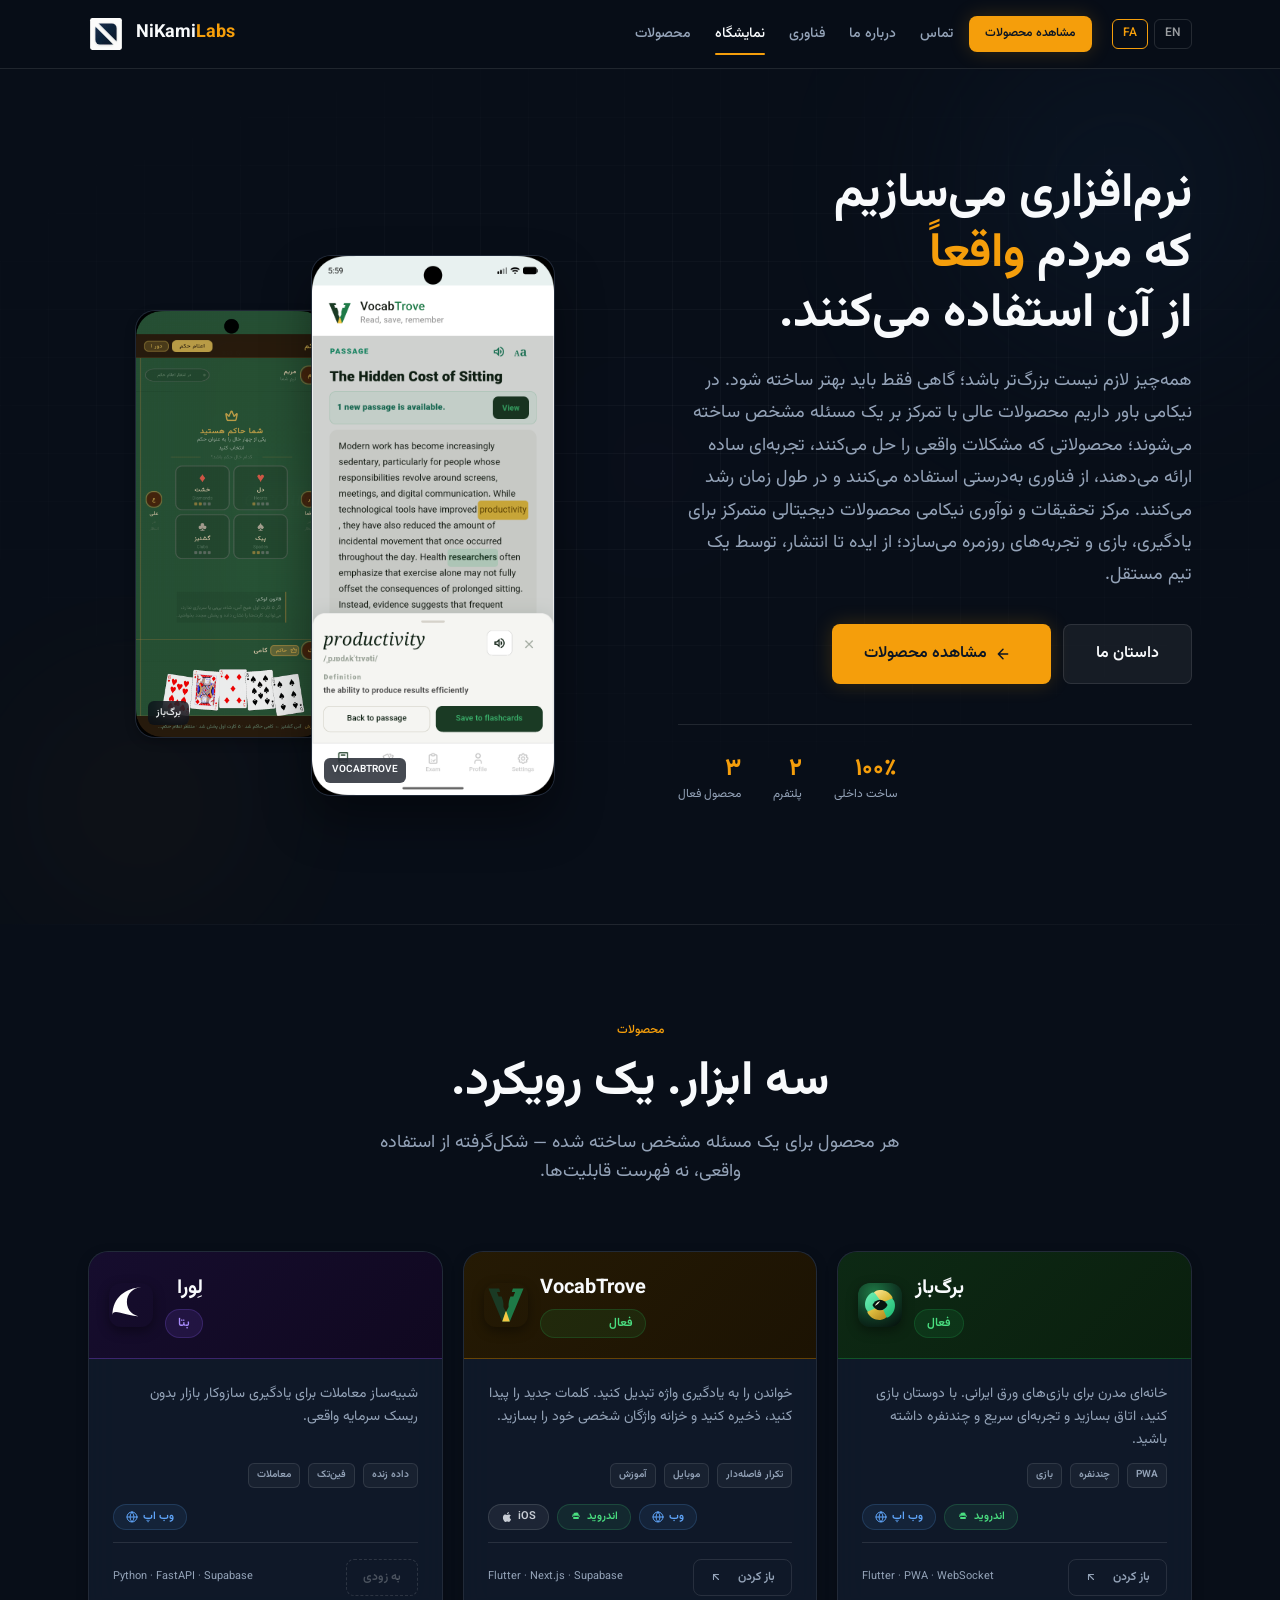
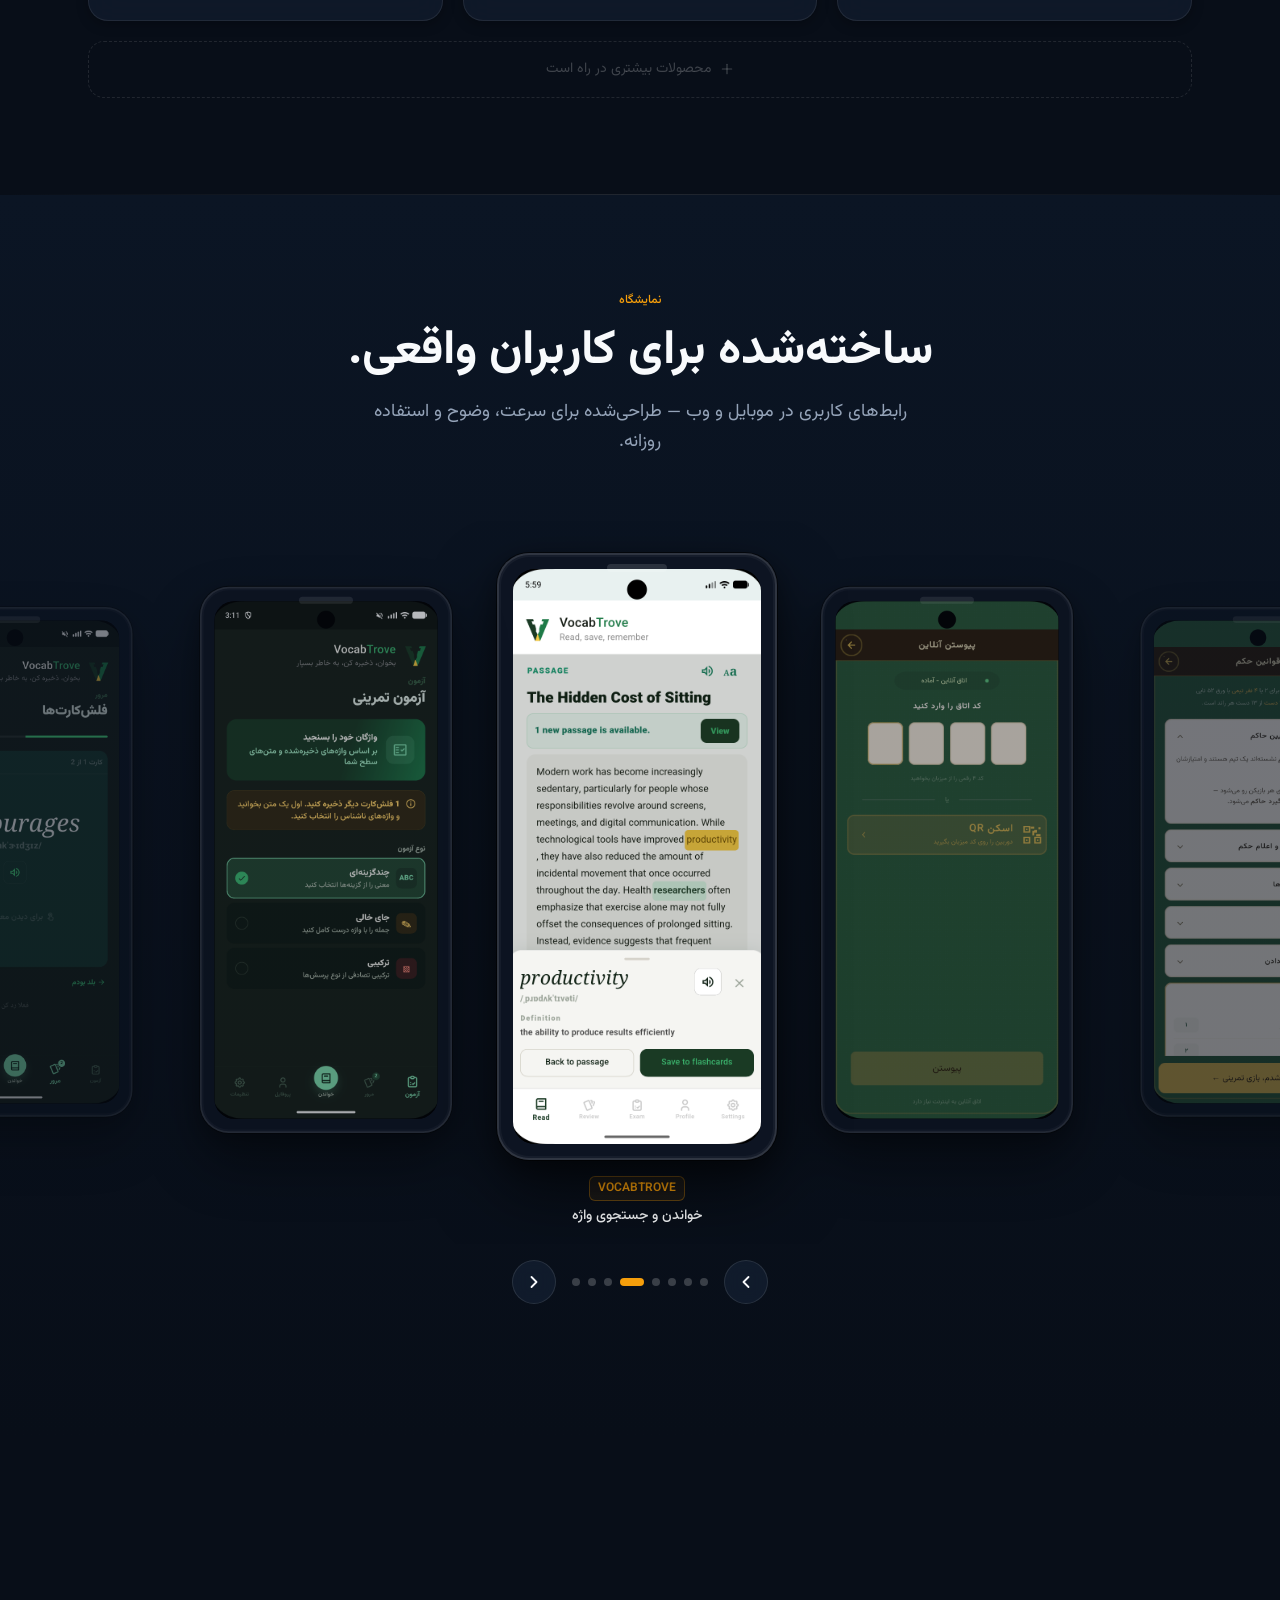
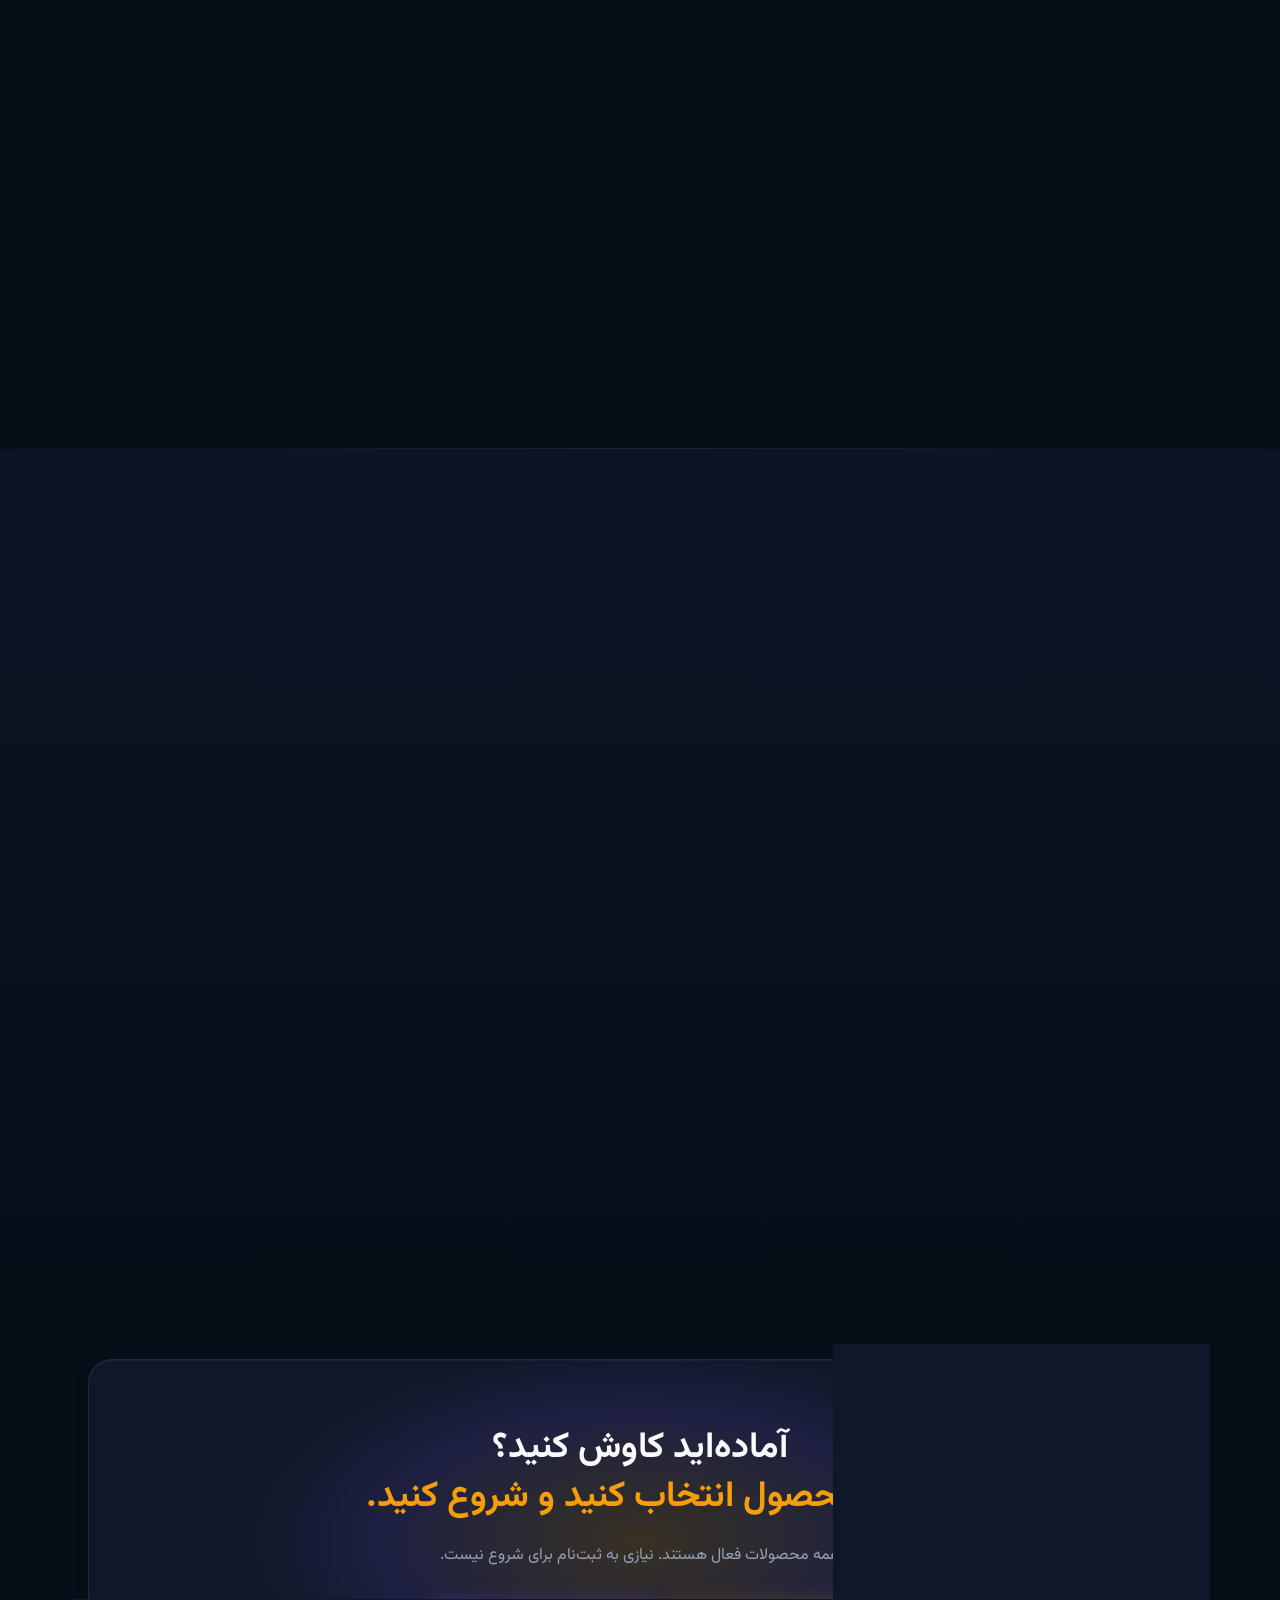
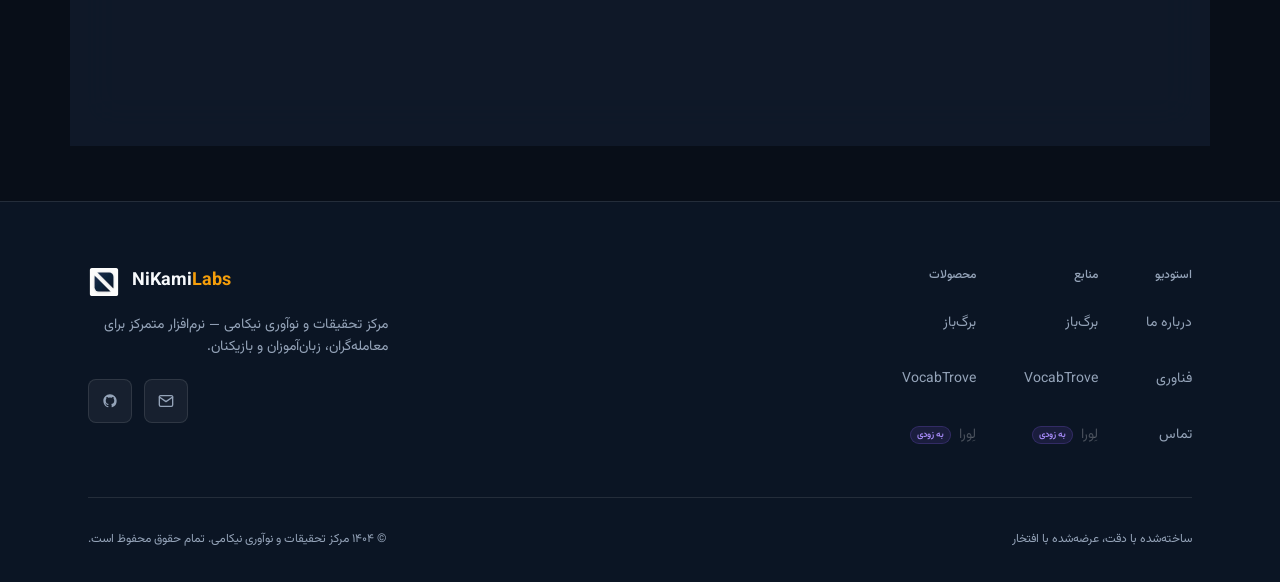
<file: fa.html>
<!DOCTYPE html>
<html lang="fa" dir="rtl">
<head>
  <meta charset="UTF-8" />
  <meta name="viewport" content="width=device-width, initial-scale=1.0" />
  <title>مرکز تحقیقات و نوآوری نیکامی | استودیوی نرم‌افزاری مستقل برای ساخت محصولات دیجیتال</title>
  <meta name="description" content="مرکز تحقیقات و نوآوری نیکامی محصولات نرم‌افزاری متمرکز برای یادگیری زبان، بازی و تجربه‌های دیجیتال می‌سازد." />
  <meta name="theme-color" content="#0B1524" />
  <meta property="og:title" content="مرکز تحقیقات و نوآوری نیکامی | استودیوی نرم‌افزاری مستقل برای ساخت محصولات دیجیتال" />
  <meta property="og:description" content="مرکز تحقیقات و نوآوری نیکامی محصولات نرم‌افزاری متمرکز برای یادگیری زبان، بازی و تجربه‌های دیجیتال می‌سازد." />
  <meta property="og:type" content="website" />
  <link rel="icon" href="logos/nikami-labs-mark.svg" type="image/svg+xml" />
  <link rel="stylesheet" href="styles.css" />
  <link rel="alternate" hreflang="en" href="index.html" />
  <style>
    /* ── Farsi font ─────────────────────────────────────────── */
    @import url('https://fonts.googleapis.com/css2?family=Vazirmatn:wght@300;400;500;600;700;800&display=swap');

    :root {
      --font-fa: 'Vazirmatn', 'Tahoma', 'Arial', sans-serif;
    }

    html[lang="fa"] body,
    html[lang="fa"] * {
      font-family: var(--font-fa) !important;
      letter-spacing: 0 !important;
    }

    /* RTL nav adjustments */
    html[lang="fa"] .nav { flex-direction: row-reverse; }
    html[lang="fa"] .nav-links { flex-direction: row-reverse; }
    html[lang="fa"] .hero-inner { flex-direction: row-reverse; }
    html[lang="fa"] .hero-ctas { flex-direction: row-reverse; justify-content: flex-end; }
    html[lang="fa"] .hero-stats { flex-direction: row-reverse; }
    html[lang="fa"] .product-card-header-band { flex-direction: row-reverse; }
    html[lang="fa"] .product-footer { flex-direction: row-reverse; }
    html[lang="fa"] .stack-item { flex-direction: row-reverse; text-align: right; }
    html[lang="fa"] .team-card { flex-direction: column; }
    html[lang="fa"] .footer-top { flex-direction: row-reverse; }
    html[lang="fa"] .footer-links-row { flex-direction: row-reverse; }
    html[lang="fa"] .footer-bottom { flex-direction: row-reverse; }
    html[lang="fa"] .cta-band-actions { flex-direction: row-reverse; }
    html[lang="fa"] .btn svg:first-child { margin-left: 8px; margin-right: 0; }
    html[lang="fa"] .btn svg:last-child  { margin-right: 8px; margin-left: 0; transform: scaleX(-1); }
    html[lang="fa"] .nav-logo { flex-direction: row-reverse; }
    html[lang="fa"] .product-tags { flex-direction: row-reverse; flex-wrap: wrap; justify-content: flex-end; }
    html[lang="fa"] .product-platforms { flex-direction: row-reverse; flex-wrap: wrap; }
    html[lang="fa"] .platform-badge { flex-direction: row-reverse; }
    html[lang="fa"] .team-links { flex-direction: row-reverse; }
    html[lang="fa"] .team-link { flex-direction: row-reverse; }
    html[lang="fa"] .footer-brand { text-align: right; }
    html[lang="fa"] .footer-logo { flex-direction: row-reverse; }
    html[lang="fa"] .footer-social { justify-content: flex-end; }
    html[lang="fa"] .footer-col { text-align: right; }
    html[lang="fa"] .mobile-menu { text-align: right; }
    html[lang="fa"] .slider-controls { flex-direction: row-reverse; }
    html[lang="fa"] #sliderPrev svg { transform: scaleX(-1); }
    html[lang="fa"] #sliderNext svg { transform: scaleX(-1); }

    /* Language switcher */
    .lang-switcher {
      display: flex;
      align-items: center;
      gap: 6px;
      margin-inline-start: 12px;
    }
    .lang-btn {
      display: inline-flex;
      align-items: center;
      gap: 5px;
      padding: 4px 10px;
      border-radius: 6px;
      font-size: 12px;
      font-weight: 500;
      text-decoration: none;
      border: 1px solid rgba(255,255,255,0.12);
      color: rgba(255,255,255,0.6);
      transition: all 0.2s;
    }
    .lang-btn:hover { border-color: rgba(255,255,255,0.3); color: #fff; }
    .lang-btn.active { border-color: var(--accent); color: var(--accent); }
    html[lang="fa"] .nav { gap: 0; }
    html[lang="fa"] .lang-switcher { margin-inline-start: 0; margin-inline-end: 12px; }
  </style>
</head>
<body>

<a class="skip-link" href="#main">رفتن به محتوای اصلی</a>

<!-- ══ NAV ══════════════════════════════════════════════════ -->
<div class="nav-wrapper">
  <nav class="container nav" aria-label="ناوبری اصلی">
    <a href="#" class="nav-logo" aria-label="صفحه اصلی مرکز تحقیقات و نوآوری نیکامی">
      <img class="nav-logo-mark" src="logos/nikami-labs-mark.svg" width="36" height="36" alt="" />
      <span class="nav-logo-name">NiKami<span>Labs</span></span>
    </a>
    <ul class="nav-links">
      <li><a href="#products">محصولات</a></li>
      <li><a href="#showcase">نمایشگاه</a></li>
      <li><a href="#stack">فناوری</a></li>
      <li><a href="#about">درباره ما</a></li>
      <li><a href="#contact">تماس</a></li>
    </ul>
    <div style="display:flex;align-items:center;gap:8px;">
      <div class="lang-switcher">
        <a href="index.html" class="lang-btn">EN</a>
        <a href="fa.html" class="lang-btn active">FA</a>
      </div>
      <a href="#products" class="btn btn-primary btn-sm nav-cta">مشاهده محصولات</a>
    </div>
    <button class="nav-hamburger" type="button" aria-label="باز کردن منو" aria-expanded="false" aria-controls="mobileMenu" id="menuToggle">
      <svg width="22" height="22" viewBox="0 0 22 22" fill="none" aria-hidden="true">
        <path d="M3 6h16M3 11h16M3 16h16" stroke="currentColor" stroke-width="1.8" stroke-linecap="round"/>
      </svg>
    </button>
  </nav>
</div>

<div class="mobile-menu" id="mobileMenu" role="dialog" aria-label="ناوبری" aria-hidden="true">
  <a href="#products">محصولات</a>
  <a href="#showcase">نمایشگاه</a>
  <a href="#stack">فناوری</a>
  <a href="#about">درباره ما</a>
  <a href="#contact">تماس</a>
  <div style="display:flex;gap:8px;padding:4px 0;">
    <a href="index.html" class="lang-btn">EN</a>
    <a href="fa.html" class="lang-btn active">FA</a>
  </div>
  <a href="#products" class="btn btn-primary">مشاهده محصولات</a>
</div>


<main id="main">

<!-- ══ HERO ══════════════════════════════════════════════════ -->
<section class="hero" aria-labelledby="hero-heading">
  <div class="hero-bg" aria-hidden="true">
    <div class="hero-blob hero-blob-1"></div>
    <div class="hero-blob hero-blob-2"></div>
    <div class="hero-blob hero-blob-3"></div>
    <div class="hero-grid-bg"></div>
  </div>
  <div class="container hero-inner">

    <div class="hero-text reveal">
      <h1 class="hero-headline" id="hero-heading">
        نرم‌افزاری می‌سازیم<br>
        که مردم <span class="highlight">واقعاً</span><br>
        از آن استفاده می‌کنند.
      </h1>
      <p class="hero-sub">
        همه‌چیز لازم نیست بزرگ‌تر باشد؛ گاهی فقط باید بهتر ساخته شود. در نیکامی باور داریم محصولات عالی با تمرکز بر یک مسئله مشخص ساخته می‌شوند؛ محصولاتی که مشکلات واقعی را حل می‌کنند، تجربه‌ای ساده ارائه می‌دهند، از فناوری به‌درستی استفاده می‌کنند و در طول زمان رشد می‌کنند. مرکز تحقیقات و نوآوری نیکامی محصولات دیجیتالی متمرکز برای یادگیری، بازی و تجربه‌های روزمره می‌سازد؛ از ایده تا انتشار، توسط یک تیم مستقل.
      </p>
      <div class="hero-ctas">
        <a href="#products" class="btn btn-primary btn-lg">
          <svg width="16" height="16" viewBox="0 0 24 24" fill="none" stroke="currentColor" stroke-width="2.2" stroke-linecap="round" stroke-linejoin="round" aria-hidden="true"><path d="M5 12h14M12 5l7 7-7 7"/></svg>
          مشاهده محصولات
        </a>
        <a href="#about" class="btn btn-secondary btn-lg">داستان ما</a>
      </div>
      <dl class="hero-stats">
        <div class="hero-stat">
          <dt class="hero-stat-value" data-count="3">۳</dt>
          <dd class="hero-stat-label">محصول فعال</dd>
        </div>
        <div class="hero-stat">
          <dt class="hero-stat-value" data-count="2">۲</dt>
          <dd class="hero-stat-label">پلتفرم</dd>
        </div>
        <div class="hero-stat">
          <dt class="hero-stat-value">۱۰۰٪</dt>
          <dd class="hero-stat-label">ساخت داخلی</dd>
        </div>
      </dl>
    </div>

    <div class="hero-visual reveal reveal-d2" aria-hidden="true">
      <div class="hero-showcase">
        <div class="showcase-card showcase-card-main glass">
          <img src="screenshots/vocabTrove/vocabtrove-reader-phone.png" alt="" width="280" height="560" loading="eager" />
          <span class="showcase-label">VocabTrove</span>
        </div>
        <div class="showcase-card showcase-card-secondary glass">
          <img src="screenshots/bargbaz/Screenshot_1784278990.png" alt="" width="200" height="400" loading="eager" />
          <span class="showcase-label">برگ‌باز</span>
        </div>
        <div class="showcase-card showcase-card-tertiary glass">
          <img src="screenshots/vocabTrove/vocabtrove-fa-review-dark.png" alt="" width="180" height="360" loading="lazy" />
          <span class="showcase-label">فلش‌کارت</span>
        </div>
      </div>
    </div>

  </div>
</section>

<hr class="divider">


<!-- ══ PRODUCTS (Bento) ═════════════════════════════════════ -->
<section id="products" class="section section-dark" aria-labelledby="products-heading">
  <div class="container">
    <div class="section-header reveal">
      <p class="eyebrow">محصولات</p>
      <h2 class="section-title" id="products-heading">سه ابزار. یک رویکرد.</h2>
      <p class="section-sub">هر محصول برای یک مسئله مشخص ساخته شده — شکل‌گرفته از استفاده واقعی، نه فهرست قابلیت‌ها.</p>
    </div>

    <div class="products-row">

      <!-- BargBaz -->
      <article class="product-card glass reveal" aria-labelledby="bargbaz-name">
        <div class="product-card-header-band banner-bargbaz">
          <img src="logos/bargbaz-final-pivot-icon.svg" width="40" height="40" alt="" class="product-band-logo" />
          <div>
            <h3 class="product-name" id="bargbaz-name">برگ‌باز</h3>
            <span class="badge badge-green">فعال</span>
          </div>
        </div>
        <div class="product-card-body">
          <p class="product-desc">
            خانه‌ای مدرن برای بازی‌های ورق ایرانی. با دوستان بازی کنید، اتاق بسازید و تجربه‌ای سریع و چندنفره داشته باشید.
          </p>
          <div class="product-tags">
            <span class="product-tag">بازی</span>
            <span class="product-tag">چندنفره</span>
            <span class="product-tag">PWA</span>
          </div>
          <div class="product-platforms">
            <span class="platform-badge platform-web">
              <svg width="12" height="12" viewBox="0 0 24 24" fill="none" stroke="currentColor" stroke-width="2" stroke-linecap="round" stroke-linejoin="round" aria-hidden="true"><circle cx="12" cy="12" r="10"/><line x1="2" y1="12" x2="22" y2="12"/><path d="M12 2a15.3 15.3 0 0 1 4 10 15.3 15.3 0 0 1-4 10 15.3 15.3 0 0 1-4-10 15.3 15.3 0 0 1 4-10z"/></svg>
              وب اپ
            </span>
            <span class="platform-badge platform-android">
              <svg width="12" height="12" viewBox="0 0 24 24" fill="currentColor" aria-hidden="true"><path d="M17.523 15.341a.5.5 0 0 1-.5.5H6.977a.5.5 0 0 1-.5-.5V9.5h11.046v5.841zm-10.98-9.5 1.195-2.39a.5.5 0 0 1 .894.447L7.5 5.8A7.5 7.5 0 0 0 4.5 12h15a7.5 7.5 0 0 0-3-6.2L15.368 3.898a.5.5 0 1 1 .894-.447L17.457 5.84A7.5 7.5 0 0 0 4.5 12M9.5 11a.5.5 0 1 0 0-1 .5.5 0 0 0 0 1zm5 0a.5.5 0 1 0 0-1 .5.5 0 0 0 0 1z"/></svg>
              اندروید
            </span>
          </div>
          <div class="product-footer">
            <span class="product-stack font-mono">Flutter · PWA · WebSocket</span>
            <a href="https://bargbaz.nikamilabs.ir" class="btn btn-ghost btn-sm" target="_blank" rel="noopener">
              باز کردن <svg width="12" height="12" viewBox="0 0 24 24" fill="none" stroke="currentColor" stroke-width="2.2" stroke-linecap="round" stroke-linejoin="round" aria-hidden="true"><path d="M7 17L17 7M7 7h10v10"/></svg>
            </a>
          </div>
        </div>
      </article>

      <!-- VocabTrove -->
      <article class="product-card glass reveal reveal-d1" aria-labelledby="vocab-name">
        <div class="product-card-header-band banner-vocab">
          <img src="logos/vocabtrove-icon.svg" width="40" height="40" alt="" class="product-band-logo" />
          <div>
            <h3 class="product-name" id="vocab-name">VocabTrove</h3>
            <span class="badge badge-green">فعال</span>
          </div>
        </div>
        <div class="product-card-body">
          <p class="product-desc">
            خواندن را به یادگیری واژه تبدیل کنید. کلمات جدید را پیدا کنید، ذخیره کنید و خزانه واژگان شخصی خود را بسازید.
          </p>
          <div class="product-tags">
            <span class="product-tag">آموزش</span>
            <span class="product-tag">موبایل</span>
            <span class="product-tag">تکرار فاصله‌دار</span>
          </div>
          <div class="product-platforms">
            <span class="platform-badge platform-ios">
              <svg width="12" height="12" viewBox="0 0 24 24" fill="currentColor" aria-hidden="true"><path d="M18.71 19.5c-.83 1.24-1.71 2.45-3.05 2.47-1.34.03-1.77-.79-3.29-.79-1.53 0-2 .77-3.27.82-1.31.05-2.3-1.32-3.14-2.53C4.25 17 2.94 12.45 4.7 9.39c.87-1.52 2.43-2.48 4.12-2.51 1.28-.02 2.5.87 3.29.87.78 0 2.26-1.07 3.8-.91.65.03 2.47.26 3.64 1.98-.09.06-2.17 1.28-2.15 3.81.03 3.02 2.65 4.03 2.68 4.04-.03.07-.42 1.44-1.38 2.83M13 3.5c.73-.83 1.94-1.46 2.94-1.5.13 1.17-.34 2.35-1.04 3.19-.69.85-1.83 1.51-2.95 1.42-.15-1.15.41-2.35 1.05-3.11z"/></svg>
              iOS
            </span>
            <span class="platform-badge platform-android">
              <svg width="12" height="12" viewBox="0 0 24 24" fill="currentColor" aria-hidden="true"><path d="M17.523 15.341a.5.5 0 0 1-.5.5H6.977a.5.5 0 0 1-.5-.5V9.5h11.046v5.841zm-10.98-9.5 1.195-2.39a.5.5 0 0 1 .894.447L7.5 5.8A7.5 7.5 0 0 0 4.5 12h15a7.5 7.5 0 0 0-3-6.2L15.368 3.898a.5.5 0 1 1 .894-.447L17.457 5.84A7.5 7.5 0 0 0 4.5 12M9.5 11a.5.5 0 1 0 0-1 .5.5 0 0 0 0 1zm5 0a.5.5 0 1 0 0-1 .5.5 0 0 0 0 1z"/></svg>
              اندروید
            </span>
            <span class="platform-badge platform-web">
              <svg width="12" height="12" viewBox="0 0 24 24" fill="none" stroke="currentColor" stroke-width="2" stroke-linecap="round" stroke-linejoin="round" aria-hidden="true"><circle cx="12" cy="12" r="10"/><line x1="2" y1="12" x2="22" y2="12"/><path d="M12 2a15.3 15.3 0 0 1 4 10 15.3 15.3 0 0 1-4 10 15.3 15.3 0 0 1-4-10 15.3 15.3 0 0 1 4-10z"/></svg>
              وب
            </span>
          </div>
          <div class="product-footer">
            <span class="product-stack font-mono">Flutter · Next.js · Supabase</span>
            <a href="https://vocabtrove.nikamilabs.ir" class="btn btn-ghost btn-sm" target="_blank" rel="noopener">
              باز کردن <svg width="12" height="12" viewBox="0 0 24 24" fill="none" stroke="currentColor" stroke-width="2.2" stroke-linecap="round" stroke-linejoin="round" aria-hidden="true"><path d="M7 17L17 7M7 7h10v10"/></svg>
            </a>
          </div>
        </div>
      </article>

      <!-- Levera -->
      <article class="product-card glass reveal reveal-d2" aria-labelledby="levera-name">
        <div class="product-card-header-band banner-purple">
          <img src="logos/levera-logo.svg" width="40" height="40" alt="" class="product-band-logo" />
          <div>
            <h3 class="product-name" id="levera-name">لِورا</h3>
            <span class="badge badge-purple">بتا</span>
          </div>
        </div>
        <div class="product-card-body">
          <p class="product-desc">
            شبیه‌ساز معاملات برای یادگیری سازوکار بازار بدون ریسک سرمایه واقعی.
          </p>
          <div class="product-tags">
            <span class="product-tag">معاملات</span>
            <span class="product-tag">فین‌تک</span>
            <span class="product-tag">داده زنده</span>
          </div>
          <div class="product-platforms">
            <span class="platform-badge platform-web">
              <svg width="12" height="12" viewBox="0 0 24 24" fill="none" stroke="currentColor" stroke-width="2" stroke-linecap="round" stroke-linejoin="round" aria-hidden="true"><circle cx="12" cy="12" r="10"/><line x1="2" y1="12" x2="22" y2="12"/><path d="M12 2a15.3 15.3 0 0 1 4 10 15.3 15.3 0 0 1-4 10 15.3 15.3 0 0 1-4-10 15.3 15.3 0 0 1 4-10z"/></svg>
              وب اپ
            </span>
          </div>
          <div class="product-footer">
            <span class="product-stack font-mono">Python · FastAPI · Supabase</span>
            <span class="btn-coming-soon">به زودی</span>
          </div>
        </div>
      </article>

      <!-- More coming -->
      <div class="product-upcoming-strip reveal reveal-d3" aria-label="محصولات بیشتری در راه است">
        <svg width="16" height="16" viewBox="0 0 24 24" fill="none" stroke="currentColor" stroke-width="1.8" stroke-linecap="round" stroke-linejoin="round" aria-hidden="true"><line x1="12" y1="5" x2="12" y2="19"/><line x1="5" y1="12" x2="19" y2="12"/></svg>
        <span>محصولات بیشتری در راه است</span>
      </div>

    </div>
  </div>
</section>

<hr class="divider">


<!-- ══ SHOWCASE PHONE CAROUSEL ═══════════════════════════════ -->
<section id="showcase" class="section section-muted" aria-labelledby="showcase-heading">
  <div class="container">
    <div class="section-header reveal">
      <p class="eyebrow">نمایشگاه</p>
      <h2 class="section-title" id="showcase-heading">ساخته‌شده برای کاربران واقعی.</h2>
      <p class="section-sub">رابط‌های کاربری در موبایل و وب — طراحی‌شده برای سرعت، وضوح و استفاده روزانه.</p>
    </div>
  </div>

  <div class="phone-carousel reveal" role="region" aria-label="تصاویر محصولات" aria-roledescription="carousel">
    <div class="phone-stage" id="phoneStage">
      <div class="phone-track" id="phoneTrack">

        <figure class="phone-card" role="group" aria-roledescription="slide" aria-label="۱ از ۸">
          <div class="phone-frame">
            <div class="phone-screen">
              <img src="screenshots/bargbaz/Screenshot_1784278990.png" alt="برگ‌باز — انتخاب حکم در بازی هوکم" loading="lazy" />
            </div>
          </div>
          <figcaption class="phone-caption">
            <span class="phone-caption-tag">برگ‌باز</span>
            بازی ورق چندنفره
          </figcaption>
        </figure>

        <figure class="phone-card" role="group" aria-roledescription="slide" aria-label="۲ از ۸">
          <div class="phone-frame">
            <div class="phone-screen">
              <img src="screenshots/bargbaz/Screenshot_1784278939.png" alt="برگ‌باز — اتاق آنلاین با کد QR" loading="lazy" />
            </div>
          </div>
          <figcaption class="phone-caption">
            <span class="phone-caption-tag">برگ‌باز</span>
            اتاق آنلاین و ورود با QR
          </figcaption>
        </figure>

        <figure class="phone-card" role="group" aria-roledescription="slide" aria-label="۳ از ۸">
          <div class="phone-frame">
            <div class="phone-screen">
              <img src="screenshots/bargbaz/Screenshot_1784278960.png" alt="برگ‌باز — صفحه بازی فعال" loading="lazy" />
            </div>
          </div>
          <figcaption class="phone-caption">
            <span class="phone-caption-tag">برگ‌باز</span>
            بازی فعال
          </figcaption>
        </figure>

        <figure class="phone-card" role="group" aria-roledescription="slide" aria-label="۴ از ۸">
          <div class="phone-frame">
            <div class="phone-screen">
              <img src="screenshots/bargbaz/Screenshot_1784278948.png" alt="برگ‌باز — تابلوی امتیاز" loading="lazy" />
            </div>
          </div>
          <figcaption class="phone-caption">
            <span class="phone-caption-tag">برگ‌باز</span>
            تابلوی امتیاز
          </figcaption>
        </figure>

        <figure class="phone-card" role="group" aria-roledescription="slide" aria-label="۵ از ۸">
          <div class="phone-frame">
            <div class="phone-screen">
              <img src="screenshots/vocabTrove/vocabtrove-reader-phone.png" alt="وکب‌تروو — خواندن با جستجوی لمسی واژه" loading="lazy" />
            </div>
          </div>
          <figcaption class="phone-caption">
            <span class="phone-caption-tag">VocabTrove</span>
            خواندن و جستجوی واژه
          </figcaption>
        </figure>

        <figure class="phone-card" role="group" aria-roledescription="slide" aria-label="۶ از ۸">
          <div class="phone-frame">
            <div class="phone-screen">
              <img src="screenshots/vocabTrove/vocabtrove-fa-exam-dark.png" alt="وکب‌تروو — آزمون سطح‌بندی" loading="lazy" />
            </div>
          </div>
          <figcaption class="phone-caption">
            <span class="phone-caption-tag">VocabTrove</span>
            آزمون سطح‌بندی
          </figcaption>
        </figure>

        <figure class="phone-card" role="group" aria-roledescription="slide" aria-label="۷ از ۸">
          <div class="phone-frame">
            <div class="phone-screen">
              <img src="screenshots/vocabTrove/vocabtrove-fa-review-dark.png" alt="وکب‌تروو — مرور فلش‌کارت" loading="lazy" />
            </div>
          </div>
          <figcaption class="phone-caption">
            <span class="phone-caption-tag">VocabTrove</span>
            مرور فلش‌کارت
          </figcaption>
        </figure>

        <figure class="phone-card" role="group" aria-roledescription="slide" aria-label="۸ از ۸">
          <div class="phone-frame">
            <div class="phone-screen">
              <img src="screenshots/vocabTrove/vocabtrove-fa-profile.png" alt="وکب‌تروو — پروفایل زبان‌آموز" loading="lazy" />
            </div>
          </div>
          <figcaption class="phone-caption">
            <span class="phone-caption-tag">VocabTrove</span>
            پروفایل زبان‌آموز
          </figcaption>
        </figure>

      </div>
    </div>

    <div class="slider-controls">
      <button class="slider-btn" id="sliderPrev" aria-label="تصویر قبلی">
        <svg width="20" height="20" viewBox="0 0 24 24" fill="none" stroke="currentColor" stroke-width="2.2" stroke-linecap="round" stroke-linejoin="round" aria-hidden="true"><path d="M15 18l-6-6 6-6"/></svg>
      </button>
      <div class="slider-dots" id="sliderDots" role="tablist" aria-label="اسلایدها"></div>
      <button class="slider-btn" id="sliderNext" aria-label="تصویر بعدی">
        <svg width="20" height="20" viewBox="0 0 24 24" fill="none" stroke="currentColor" stroke-width="2.2" stroke-linecap="round" stroke-linejoin="round" aria-hidden="true"><path d="M9 18l6-6-6-6"/></svg>
      </button>
    </div>

  </div>
</section>


<!-- ══ TECH STACK ════════════════════════════════════════════ -->
<section id="stack" class="section section-dark" aria-labelledby="stack-heading">
  <div class="container">
    <div class="section-header reveal">
      <p class="eyebrow">چگونه می‌سازیم</p>
      <h2 class="section-title" id="stack-heading">چگونه می‌سازیم</h2>
      <p class="section-sub">فناوری‌های مدرن، انتخاب‌شده برای سرعت، پایداری و توسعه بلندمدت.</p>
    </div>
    <div class="stack-grid reveal">
      <div class="stack-item glass">
        <div class="stack-icon stack-icon--blue">
          <svg viewBox="0 0 24 24" fill="currentColor" aria-hidden="true"><path d="M12.001 2C6.476 2 2 6.476 2 12.001s4.476 10.001 10.001 10.001 10.001-4.476 10.001-10.001S17.526 2 12.001 2zm-1.051 14.93c-3.456-.406-6.124-3.351-6.124-6.929 0-.624.082-1.228.234-1.803l4.343 4.343v.865c0 .953.777 1.731 1.731 1.731l-.184 1.793zm6.179-2.248c-.236-.73-.952-1.252-1.793-1.252h-.866v-2.597c0-.477-.39-.866-.866-.866H7.806V8.1h1.73c.477 0 .866-.39.866-.866V5.504a8.17 8.17 0 0 1 4.767 2.21l-1.731 1.731c-.338.338-.338.887 0 1.225l1.83 1.83a8.22 8.22 0 0 1 1.862 1.862v-.001a8.17 8.17 0 0 1-.001 1.321z"/></svg>
        </div>
        <div class="stack-info">
          <div class="stack-name">Flutter</div>
          <div class="stack-desc">موبایل و وب چندپلتفرمه</div>
        </div>
      </div>
      <div class="stack-item glass">
        <div class="stack-icon stack-icon--white">
          <svg viewBox="0 0 24 24" fill="currentColor" aria-hidden="true"><path d="M11.572 0c-.176 0-.31.001-.358.007a19.76 19.76 0 0 1-.364.033C7.443.346 4.25 2.185 2.228 5.012a11.875 11.875 0 0 0-2.119 5.243c-.096.659-.108.854-.108 1.747s.012 1.089.108 1.748c.652 4.506 3.86 8.292 8.209 9.695.779.25 1.6.422 2.534.525.363.04 1.935.04 2.299 0 1.611-.178 2.977-.577 4.323-1.264.207-.106.247-.134.219-.158-.02-.013-.9-1.193-1.955-2.62l-1.919-2.592-2.404-3.558a338.739 338.739 0 0 0-2.422-3.556c-.009-.002-.018 1.579-.023 3.51-.007 3.38-.01 3.515-.052 3.595a.426.426 0 0 1-.206.214c-.075.037-.14.044-.495.044H7.81l-.108-.068a.438.438 0 0 1-.157-.171l-.05-.106.006-4.703.007-4.705.072-.092a.645.645 0 0 1 .174-.143c.096-.047.134-.051.54-.051.478 0 .558.018.682.154.035.038 1.337 1.999 2.895 4.361a10760.433 10760.433 0 0 0 4.735 7.17l1.9 2.879.096-.063a12.317 12.317 0 0 0 2.466-2.163 11.944 11.944 0 0 0 2.824-6.134c.096-.66.108-.854.108-1.748 0-.893-.012-1.088-.108-1.747-.652-4.506-3.859-8.292-8.208-9.695a12.597 12.597 0 0 0-2.499-.523A33.119 33.119 0 0 0 11.573 0z"/></svg>
        </div>
        <div class="stack-info">
          <div class="stack-name">Next.js</div>
          <div class="stack-desc">فرانت‌اند وب و SSR</div>
        </div>
      </div>
      <div class="stack-item glass">
        <div class="stack-icon stack-icon--green">
          <svg viewBox="0 0 24 24" fill="currentColor" aria-hidden="true"><path d="M11.9 1.036c-.015-.986-1.26-1.41-1.874-.637L.764 12.05C.303 12.648.72 13.5 1.5 13.5h7.517l-1.9 9.46c-.19.947 1.007 1.52 1.674.762l10.05-11.95c.455-.54.04-1.365-.586-1.365h-7.15l1.795-9.371z"/></svg>
        </div>
        <div class="stack-info">
          <div class="stack-name">Supabase</div>
          <div class="stack-desc">پایگاه داده، احراز هویت و ریل‌تایم</div>
        </div>
      </div>
      <div class="stack-item glass">
        <div class="stack-icon stack-icon--yellow">
          <svg viewBox="0 0 24 24" fill="currentColor" aria-hidden="true"><path d="M14.25.18l.9.2.73.26.59.3.45.32.34.34.25.34.16.33.1.3.04.26.02.2-.01.13V8.5l-.05.63-.13.55-.21.46-.26.38-.3.31-.33.25-.35.19-.35.14-.33.1-.3.07-.26.04-.21.02H8.77l-.69.05-.59.14-.5.22-.41.27-.33.32-.27.35-.2.36-.15.37-.1.35-.07.32-.04.27-.02.21v3.06H3.17l-.21-.03-.28-.07-.32-.12-.35-.18-.36-.26-.36-.36-.35-.46-.32-.59-.28-.73-.21-.88-.14-1.05-.05-1.23.06-1.22.16-1.04.24-.87.32-.71.36-.57.4-.44.42-.33.42-.24.4-.16.36-.1.32-.05.24-.01h.16l.06.01h8.16v-.83H6.18l-.01-2.75-.02-.37.05-.34.11-.31.17-.28.25-.26.31-.23.38-.2.44-.18.51-.15.58-.12.64-.1.71-.06.77-.04.84-.02 1.27.05zm-6.3 11.58l.28.06.32.12.35.18.36.27.36.35.35.47.32.59.28.73.21.88.14 1.04.05 1.23-.06 1.23-.16 1.04-.24.86-.32.71-.36.57-.4.45-.42.33-.42.24-.4.16-.36.09-.32.05-.24.02-.16-.01h-8.22v.82h5.84l.01 2.76.02.36-.05.34-.11.31-.17.28-.25.26-.31.22-.38.21-.44.17-.51.15-.58.13-.64.09-.71.07-.77.04-.84.01-1.27-.04-1.07-.14-.9-.2-.73-.25-.59-.3-.45-.33-.34-.34-.25-.34-.16-.33-.1-.3-.04-.25-.02-.2.01-.13v-5.34l.05-.64.13-.54.21-.46.26-.38.3-.31.33-.25.35-.19.35-.14.33-.1.3-.06.26-.04.21-.02.13-.01h5.84l.69-.05.59-.14.5-.21.41-.28.33-.32.27-.35.2-.36.15-.36.1-.35.07-.32.04-.28.02-.21V6.07h2.09l.14.01zm6.07 7.44l.28.06.32.12.35.18.36.27.36.35.35.47.32.59.28.73.21.88.14 1.04.05 1.23-.06 1.23-.16 1.04-.24.86-.32.71-.36.57-.4.45-.42.33-.42.24-.4.16-.36.09-.32.05-.24.02-.16-.01-1.35-.04-1.14-.14-.95-.22-.78-.28-.63-.35-.5-.4-.39-.44-.29-.46-.21-.48-.13-.49-.07-.48-.02-.47.02-.44.07-.41.11-.39.17-.35.23-.33.29-.28.35-.24.4-.2.45-.14.52-.1.57-.07.63-.02.69.02.73.07.77.12.79.17.82.22.83.27.84.3.83.35.81.39.77.44.71.48.65.52.57.55.49.58.41.6.3.62.2.64.09.65-.01.66-.12.65-.21.65-.3.62-.4.61-.49.57-.58.53-.65.49-.72.43-.79.37-.85.29-.91.23-.97.14-1.04.06-.55.01z"/></svg>
        </div>
        <div class="stack-info">
          <div class="stack-name">Python / FastAPI</div>
          <div class="stack-desc">API‌های بک‌اند و سرویس‌ها</div>
        </div>
      </div>
      <div class="stack-item glass">
        <div class="stack-icon stack-icon--purple">
          <svg viewBox="0 0 24 24" fill="none" stroke="currentColor" stroke-width="2" stroke-linecap="round" stroke-linejoin="round" aria-hidden="true"><rect x="2" y="3" width="20" height="14" rx="2" ry="2"/><line x1="8" y1="21" x2="16" y2="21"/><line x1="12" y1="17" x2="12" y2="21"/></svg>
        </div>
        <div class="stack-info">
          <div class="stack-name">PWA</div>
          <div class="stack-desc">وب اپ آفلاین‌پذیر</div>
        </div>
      </div>
      <div class="stack-item glass">
        <div class="stack-icon stack-icon--amber">
          <svg viewBox="0 0 24 24" fill="none" stroke="currentColor" stroke-width="2" stroke-linecap="round" stroke-linejoin="round" aria-hidden="true"><polyline points="22 12 18 12 15 21 9 3 6 12 2 12"/></svg>
        </div>
        <div class="stack-info">
          <div class="stack-name">WebSocket</div>
          <div class="stack-desc">همگام‌سازی ریل‌تایم چندنفره</div>
        </div>
      </div>
    </div>
  </div>
</section>

<hr class="divider">


<!-- ══ ABOUT / TEAM ══════════════════════════════════════════ -->
<section id="about" class="section section-muted" aria-labelledby="about-heading">
  <div class="container">
    <div class="section-header reveal">
      <p class="eyebrow">درباره ما</p>
      <h2 class="section-title" id="about-heading">مستقل. هدفمند. در حال اجرا.</h2>
      <p class="section-sub">
        مرکز تحقیقات و نوآوری نیکامی یک استودیوی نرم‌افزاری مستقل است که در حوزه آموزش، سرگرمی و فناوری محصولات دیجیتال می‌سازد.<br><br>
        ما مهندسی، طراحی و کنجکاوی را ترکیب می‌کنیم تا ایده‌ها را به محصولات واقعی تبدیل کنیم.
      </p>
    </div>

    <div class="team-section reveal">
      <div class="team-divider" style="display:none"></div>
      <div class="team-grid">
        <div class="team-card glass">
          <div class="team-avatar" aria-hidden="true">
            <svg viewBox="0 0 64 64" fill="none" aria-hidden="true">
              <circle cx="32" cy="32" r="32" fill="rgba(245,158,11,0.08)"/>
              <circle cx="32" cy="26" r="10" fill="rgba(245,158,11,0.2)" stroke="rgba(245,158,11,0.4)" stroke-width="1.5"/>
              <path d="M12 54c0-11.046 8.954-20 20-20s20 8.954 20 20" fill="rgba(245,158,11,0.12)" stroke="rgba(245,158,11,0.3)" stroke-width="1.5"/>
            </svg>
            <div class="team-avatar-initials">NK</div>
          </div>
          <div class="team-info">
            <div class="team-name">بنیان‌گذار</div>
            <div class="team-role">مهندس و طراح</div>
            <p class="team-bio">طراحی، ساخت و عرضه هر محصول از ابتدا تا انتها. از API‌های بک‌اند تا رابط‌های موبایل پیکسل‌پرفکت.</p>
            <div class="team-links">
              <a href="mailto:nikamilabs@gmail.com" class="team-link" aria-label="ایمیل">
                <svg width="16" height="16" viewBox="0 0 24 24" fill="none" stroke="currentColor" stroke-width="2" stroke-linecap="round" stroke-linejoin="round" aria-hidden="true"><path d="M4 4h16c1.1 0 2 .9 2 2v12c0 1.1-.9 2-2 2H4c-1.1 0-2-.9-2-2V6c0-1.1.9-2 2-2z"/><polyline points="22,6 12,13 2,6"/></svg>
                nikamilabs@gmail.com
              </a>
            </div>
          </div>
        </div>
        <div class="team-card team-card--cta glass">
          <div class="team-cta-content">
            <svg width="32" height="32" viewBox="0 0 24 24" fill="none" stroke="currentColor" stroke-width="1.5" stroke-linecap="round" stroke-linejoin="round" aria-hidden="true"><circle cx="12" cy="12" r="10"/><line x1="12" y1="8" x2="12" y2="16"/><line x1="8" y1="12" x2="16" y2="12"/></svg>
            <h3>می‌خواهید همکاری کنید؟</h3>
            <p>همیشه به ایده‌های جالب، مشارکت‌ها یا قراردادهای موبایل، فین‌تک یا ادتک علاقه داریم.</p>
            <a href="mailto:nikamilabs@gmail.com" class="btn btn-primary btn-sm">تماس بگیرید</a>
          </div>
        </div>
      </div>
    </div>
  </div>
</section>


<!-- ══ CTA BAND ════════════════════════════════════════════════ -->
<section class="cta-band" aria-labelledby="cta-heading">
  <div class="container">
    <div class="cta-band-inner glass">
      <div class="cta-band-glow" aria-hidden="true"></div>
      <h2 class="cta-band-title reveal" id="cta-heading">
        آماده‌اید کاوش کنید؟<br>
        <span class="cta-highlight">یک محصول انتخاب کنید و شروع کنید.</span>
      </h2>
      <p class="cta-band-sub reveal reveal-d1">همه محصولات فعال هستند. نیازی به ثبت‌نام برای شروع نیست.</p>
      <div class="cta-band-actions reveal reveal-d2">
        <a href="https://vocabtrove.nikamilabs.ir" class="btn btn-accent btn-lg" target="_blank" rel="noopener">
          <img src="logos/vocabtrove-icon.svg" width="18" height="18" alt="" style="border-radius:4px" />
          باز کردن VocabTrove
        </a>
        <a href="https://bargbaz.nikamilabs.ir" class="btn btn-primary btn-lg" target="_blank" rel="noopener">
          <img src="logos/bargbaz-final-pivot-icon.svg" width="18" height="18" alt="" style="border-radius:4px" />
          باز کردن برگ‌باز
        </a>
      </div>
    </div>
  </div>
</section>

</main>


<!-- ══ FOOTER ═════════════════════════════════════════════════ -->
<footer id="contact">
  <div class="container">
    <div class="footer-top">
      <div class="footer-brand">
        <div class="footer-logo">
          <img class="footer-logo-mark" src="logos/nikami-labs-mark.svg" width="32" height="32" alt="" />
          <span class="footer-logo-name">NiKami<span>Labs</span></span>
        </div>
        <p class="footer-tagline">مرکز تحقیقات و نوآوری نیکامی — نرم‌افزار متمرکز برای معامله‌گران، زبان‌آموزان و بازیکنان.</p>
        <div class="footer-social">
          <a href="mailto:nikamilabs@gmail.com" class="social-link" aria-label="ایمیل">
            <svg width="16" height="16" viewBox="0 0 24 24" fill="none" stroke="currentColor" stroke-width="2" stroke-linecap="round" stroke-linejoin="round" aria-hidden="true"><path d="M4 4h16c1.1 0 2 .9 2 2v12c0 1.1-.9 2-2 2H4c-1.1 0-2-.9-2-2V6c0-1.1.9-2 2-2z"/><polyline points="22,6 12,13 2,6"/></svg>
          </a>
          <a href="https://github.com/nikamilabs" class="social-link" aria-label="GitHub" target="_blank" rel="noopener">
            <svg width="16" height="16" viewBox="0 0 24 24" fill="currentColor" aria-hidden="true"><path d="M12 2C6.477 2 2 6.484 2 12.017c0 4.425 2.865 8.18 6.839 9.504.5.092.682-.217.682-.483 0-.237-.008-.868-.013-1.703-2.782.605-3.369-1.343-3.369-1.343-.454-1.158-1.11-1.466-1.11-1.466-.908-.62.069-.608.069-.608 1.003.07 1.531 1.032 1.531 1.032.892 1.53 2.341 1.088 2.91.832.092-.647.35-1.088.636-1.338-2.22-.253-4.555-1.113-4.555-4.951 0-1.093.39-1.988 1.029-2.688-.103-.253-.446-1.272.098-2.65 0 0 .84-.27 2.75 1.026A9.564 9.564 0 0 1 12 6.844a9.59 9.59 0 0 1 2.504.337c1.909-1.296 2.747-1.027 2.747-1.027.546 1.379.202 2.398.1 2.651.64.7 1.028 1.595 1.028 2.688 0 3.848-2.339 4.695-4.566 4.943.359.309.678.92.678 1.855 0 1.338-.012 2.419-.012 2.747 0 .268.18.58.688.482A10.02 10.02 0 0 0 22 12.017C22 6.484 17.522 2 12 2z"/></svg>
          </a>
        </div>
      </div>
      <div class="footer-links-row">
        <div class="footer-col">
          <h4>محصولات</h4>
          <ul>
            <li><a href="https://bargbaz.nikamilabs.ir" target="_blank" rel="noopener">برگ‌باز</a></li>
            <li><a href="https://vocabtrove.nikamilabs.ir" target="_blank" rel="noopener">VocabTrove</a></li>
            <li><span class="footer-link-muted">لِورا <span class="badge badge-purple" style="font-size:9px;padding:1px 6px;">به زودی</span></span></li>
          </ul>
        </div>
        <div class="footer-col">
          <h4>منابع</h4>
          <ul>
            <li><a href="https://bargbaz.nikamilabs.ir" target="_blank" rel="noopener">برگ‌باز</a></li>
            <li><a href="https://vocabtrove.nikamilabs.ir" target="_blank" rel="noopener">VocabTrove</a></li>
            <li><span class="footer-link-muted">لِورا <span class="badge badge-purple" style="font-size:9px;padding:1px 6px;">به زودی</span></span></li>
          </ul>
        </div>
        <div class="footer-col">
          <h4>استودیو</h4>
          <ul>
            <li><a href="#about">درباره ما</a></li>
            <li><a href="#stack">فناوری</a></li>
            <li><a href="mailto:nikamilabs@gmail.com">تماس</a></li>
          </ul>
        </div>
      </div>
    </div>
    <div class="footer-bottom">
      <span>&copy; ۱۴۰۴ مرکز تحقیقات و نوآوری نیکامی. تمام حقوق محفوظ است.</span>
      <span class="footer-made">ساخته‌شده با دقت، عرضه‌شده با افتخار</span>
    </div>
  </div>
</footer>


<script>
  // ── Mobile menu ────────────────────────────────────────────
  const menuToggle = document.getElementById('menuToggle');
  const mobileMenu = document.getElementById('mobileMenu');

  function setMenuOpen(open) {
    mobileMenu.classList.toggle('open', open);
    menuToggle.setAttribute('aria-expanded', String(open));
    mobileMenu.setAttribute('aria-hidden', String(!open));
    document.body.classList.toggle('menu-open', open);
  }

  menuToggle.addEventListener('click', () => setMenuOpen(!mobileMenu.classList.contains('open')));
  mobileMenu.querySelectorAll('a').forEach(link => link.addEventListener('click', () => setMenuOpen(false)));

  document.addEventListener('click', (e) => {
    if (mobileMenu.classList.contains('open') &&
        !mobileMenu.contains(e.target) &&
        !menuToggle.contains(e.target)) {
      setMenuOpen(false);
    }
  });

  document.addEventListener('keydown', (e) => {
    if (e.key === 'Escape' && mobileMenu.classList.contains('open')) setMenuOpen(false);
  });

  // ── Scroll reveal ──────────────────────────────────────────
  const revealObserver = new IntersectionObserver(
    (entries) => entries.forEach(e => { if (e.isIntersecting) e.target.classList.add('in'); }),
    { threshold: 0.1 }
  );
  document.querySelectorAll('.reveal').forEach(el => revealObserver.observe(el));

  // ── Nav active state on scroll ─────────────────────────────
  const sections = document.querySelectorAll('section[id], footer[id]');
  const navLinks = document.querySelectorAll('.nav-links a');

  const navObserver = new IntersectionObserver((entries) => {
    entries.forEach(entry => {
      if (entry.isIntersecting) {
        const id = entry.target.id;
        navLinks.forEach(link => {
          link.classList.toggle('active', link.getAttribute('href') === '#' + id);
        });
      }
    });
  }, { rootMargin: '-40% 0px -50% 0px' });

  sections.forEach(s => navObserver.observe(s));

  // ── Phone Carousel ─────────────────────────────────────────
  (function () {
    const track   = document.getElementById('phoneTrack');
    const stage   = document.getElementById('phoneStage');
    const dotsEl  = document.getElementById('sliderDots');
    const btnPrev = document.getElementById('sliderPrev');
    const btnNext = document.getElementById('sliderNext');
    if (!track) return;

    const cards = Array.from(track.querySelectorAll('.phone-card'));
    const total = cards.length;
    let cur     = 0;
    let autoId  = null;

    cards.forEach((_, i) => {
      const btn = document.createElement('button');
      btn.className = 'slider-dot';
      btn.setAttribute('role', 'tab');
      btn.setAttribute('aria-label', `رفتن به اسلاید ${i + 1}`);
      btn.setAttribute('aria-selected', String(i === 0));
      btn.addEventListener('click', () => goTo(i, true));
      dotsEl.appendChild(btn);
    });

    cards.forEach((card, i) => {
      card.addEventListener('click', () => { if (i !== cur) goTo(i, true); });
    });

    function goTo(idx, userAction) {
      cur = (idx + total) % total;

      cards.forEach((c, i) => {
        c.classList.toggle('is-active',   i === cur);
        c.classList.toggle('is-adjacent', i === (cur - 1 + total) % total || i === (cur + 1) % total);
        c.setAttribute('aria-hidden', i !== cur ? 'true' : 'false');
      });

      dotsEl.querySelectorAll('.slider-dot').forEach((d, i) => {
        d.classList.toggle('active', i === cur);
        d.setAttribute('aria-selected', String(i === cur));
      });

      const stageW  = stage.offsetWidth;
      const cardEl  = cards[cur];
      const cardW   = cardEl.offsetWidth;
      const cardGap = parseInt(getComputedStyle(cardEl).marginLeft) +
                      parseInt(getComputedStyle(cardEl).marginRight);
      const fullW   = cardW + cardGap;
      // RTL: track flows right-to-left, so invert the translation direction
      const offset  = cur * fullW;
      const shift   = offset - (stageW / 2) + (fullW / 2);
      track.style.transform = `translateX(${shift}px)`;

      if (userAction) restartAuto();
    }

    function restartAuto() {
      clearInterval(autoId);
      autoId = setInterval(() => goTo(cur + 1), 4000);
    }

    btnPrev.addEventListener('click', () => goTo(cur - 1, true));
    btnNext.addEventListener('click', () => goTo(cur + 1, true));

    track.closest('.phone-carousel').addEventListener('keydown', (e) => {
      if (e.key === 'ArrowLeft')  { goTo(cur - 1, true); e.preventDefault(); }
      if (e.key === 'ArrowRight') { goTo(cur + 1, true); e.preventDefault(); }
    });

    let touchX = null;
    stage.addEventListener('touchstart', e => { touchX = e.touches[0].clientX; }, { passive: true });
    stage.addEventListener('touchend', e => {
      if (touchX === null) return;
      const dx = e.changedTouches[0].clientX - touchX;
      if (Math.abs(dx) > 40) goTo(dx < 0 ? cur + 1 : cur - 1, true);
      touchX = null;
    }, { passive: true });

    requestAnimationFrame(() => {
      goTo(Math.floor(total / 2));
      restartAuto();
    });

    const root = track.closest('.phone-carousel');
    root.addEventListener('mouseenter', () => clearInterval(autoId));
    root.addEventListener('mouseleave', restartAuto);
    root.addEventListener('focusin',   () => clearInterval(autoId));
    root.addEventListener('focusout',  restartAuto);

    let resizeTimer;
    window.addEventListener('resize', () => {
      clearTimeout(resizeTimer);
      resizeTimer = setTimeout(() => goTo(cur), 100);
    });
  })();
</script>

</body>
</html>
</file>
<file: styles.css>
/* ============================================================
   NiKami Labs — Design System CSS
   Style: Cinematic Dark + Glassmorphism
   Palette: Navy Trust + Gold Accent + Purple Tech
   ============================================================ */

@import url('https://fonts.googleapis.com/css2?family=Inter:wght@400;500;600;700&family=JetBrains+Mono:wght@400;500&family=Space+Grotesk:wght@500;600;700&display=swap');

/* ── Primitive Tokens ─────────────────────────────────────── */
:root {
  --color-navy-900: #0B1524;
  --color-navy-800: #131E30;
  --color-navy-700: #15304F;
  --color-navy-600: #1E293B;
  --color-navy-500: #334155;

  --color-gray-50:  #F9FAFB;
  --color-gray-100: #F3F4F6;
  --color-gray-400: #9CA3AF;
  --color-gray-500: #6B7280;

  --color-amber-400: #FBBF24;
  --color-amber-500: #F59E0B;
  --color-amber-600: #D97706;

  --color-purple-400: #A78BFA;
  --color-purple-500: #8B5CF6;
  --color-purple-600: #7C3AED;

  --color-green-400: #4ADE80;
  --color-green-500: #22C55E;
  --color-blue-400:  #60A5FA;
  --color-red-500:   #EF4444;

  --space-1:  0.25rem;
  --space-2:  0.5rem;
  --space-3:  0.75rem;
  --space-4:  1rem;
  --space-5:  1.25rem;
  --space-6:  1.5rem;
  --space-8:  2rem;
  --space-10: 2.5rem;
  --space-12: 3rem;
  --space-14: 3.5rem;
  --space-16: 4rem;
  --space-20: 5rem;
  --space-24: 6rem;

  --font-size-xs:   0.75rem;
  --font-size-sm:   0.875rem;
  --font-size-base: 1rem;
  --font-size-lg:   1.125rem;
  --font-size-xl:   1.25rem;
  --font-size-2xl:  1.5rem;
  --font-size-3xl:  1.875rem;
  --font-size-4xl:  2.25rem;
  --font-size-5xl:  3rem;

  --leading-tight:   1.25;
  --leading-snug:    1.375;
  --leading-normal:  1.5;
  --leading-relaxed: 1.625;

  --font-weight-medium:   500;
  --font-weight-semibold: 600;
  --font-weight-bold:     700;

  --tracking-tight:   -0.025em;
  --tracking-wide:    0.025em;
  --tracking-wider:   0.05em;
  --tracking-widest:  0.1em;

  --radius-sm:   0.375rem;
  --radius-md:   0.5rem;
  --radius-lg:   0.75rem;
  --radius-xl:   1rem;
  --radius-2xl:  1.25rem;
  --radius-3xl:  1.5rem;
  --radius-full: 9999px;

  --shadow-sm:  0 1px 2px rgb(0 0 0 / 0.2);
  --shadow-md:  0 4px 12px rgb(0 0 0 / 0.25);
  --shadow-lg:  0 12px 32px rgb(0 0 0 / 0.35);
  --shadow-xl:  0 24px 48px rgb(0 0 0 / 0.4);

  --duration-fast:   150ms;
  --duration-normal: 200ms;
  --duration-slow:   300ms;

  --ease-out: cubic-bezier(0.16, 1, 0.3, 1);

  --z-sticky: 1100;
  --z-modal:  1200;

  --glass-bg:        rgba(19, 30, 48, 0.72);
  --glass-border:    rgba(255, 255, 255, 0.08);
  --glass-highlight: rgba(255, 255, 255, 0.04);

  /* aliases for new sections */
  --text-primary:   #F8FAFC;
  --text-secondary: #94A3B8;
  --accent:         var(--color-primary);
}

/* ── Semantic Tokens ──────────────────────────────────────── */
:root {
  --color-background:       #080E18;
  --color-background-alt:   var(--color-navy-900);
  --color-foreground:       #F8FAFC;
  --color-card:             var(--color-navy-800);
  --color-muted:            var(--color-navy-600);
  --color-muted-foreground: #94A3B8;
  --color-border:           rgba(255, 255, 255, 0.1);
  --color-ring:             var(--color-amber-500);

  --color-primary:            var(--color-amber-500);
  --color-primary-hover:      var(--color-amber-600);
  --color-primary-foreground: var(--color-navy-900);

  --color-secondary:            rgba(255, 255, 255, 0.06);
  --color-secondary-hover:      rgba(255, 255, 255, 0.1);
  --color-secondary-foreground: var(--color-foreground);

  --color-accent:            var(--color-purple-500);
  --color-accent-hover:      var(--color-purple-600);
  --color-accent-foreground: var(--color-foreground);
}

/* ── Reset & Base ─────────────────────────────────────────── */
*, *::before, *::after { margin: 0; padding: 0; box-sizing: border-box; }

html { scroll-behavior: smooth; }

@media (prefers-reduced-motion: reduce) {
  *, *::before, *::after {
    animation-duration: 0.01ms !important;
    transition-duration: 0.01ms !important;
  }
  html { scroll-behavior: auto; }
}

body {
  font-family: 'Inter', system-ui, sans-serif;
  font-size: var(--font-size-base);
  background: var(--color-background);
  color: var(--color-foreground);
  line-height: var(--leading-relaxed);
  -webkit-font-smoothing: antialiased;
  overflow-x: hidden;
}

body.menu-open { overflow: hidden; }

img    { display: block; max-width: 100%; height: auto; }
a      { text-decoration: none; color: inherit; }
button { cursor: pointer; }

/* ── Skip Link ────────────────────────────────────────────── */
.skip-link {
  position: absolute;
  top: -100%;
  left: var(--space-4);
  z-index: 9999;
  padding: var(--space-3) var(--space-5);
  background: var(--color-primary);
  color: var(--color-primary-foreground);
  border-radius: var(--radius-md);
  font-weight: var(--font-weight-semibold);
  font-size: var(--font-size-sm);
  transition: top var(--duration-fast);
}
.skip-link:focus {
  top: var(--space-4);
  outline: 2px solid var(--color-foreground);
  outline-offset: 2px;
}

/* ── Glass Utility ────────────────────────────────────────── */
.glass {
  background: var(--glass-bg);
  backdrop-filter: blur(16px);
  -webkit-backdrop-filter: blur(16px);
  border: 1px solid var(--glass-border);
  box-shadow:
    inset 0 1px 0 var(--glass-highlight),
    var(--shadow-md);
}

/* ── Layout ─────────────────────────────────────────────────── */
.container {
  max-width: 1200px;
  margin: 0 auto;
  padding: 0 clamp(var(--space-5), 5vw, var(--space-12));
}

.font-mono { font-family: 'JetBrains Mono', monospace; }

/* ── Buttons ──────────────────────────────────────────────── */
.btn {
  display: inline-flex;
  align-items: center;
  justify-content: center;
  gap: var(--space-2);
  padding: var(--space-3) var(--space-6);
  border-radius: var(--radius-md);
  font-family: 'Inter', sans-serif;
  font-size: var(--font-size-sm);
  font-weight: var(--font-weight-semibold);
  cursor: pointer;
  border: none;
  white-space: nowrap;
  transition:
    background var(--duration-fast) var(--ease-out),
    transform var(--duration-fast) var(--ease-out),
    box-shadow var(--duration-normal) var(--ease-out),
    border-color var(--duration-fast);
}
.btn:focus-visible {
  outline: 2px solid var(--color-ring);
  outline-offset: 2px;
}
.btn-primary {
  background: var(--color-primary);
  color: var(--color-primary-foreground);
  box-shadow: 0 0 20px rgba(245, 158, 11, 0.2);
}
.btn-primary:hover {
  background: var(--color-primary-hover);
  transform: translateY(-1px);
  box-shadow: 0 0 32px rgba(245, 158, 11, 0.35);
}
.btn-secondary {
  background: var(--color-secondary);
  color: var(--color-secondary-foreground);
  border: 1px solid var(--color-border);
}
.btn-secondary:hover {
  background: var(--color-secondary-hover);
  transform: translateY(-1px);
}
.btn-ghost {
  background: transparent;
  color: var(--color-muted-foreground);
  border: 1px solid var(--color-border);
}
.btn-ghost:hover {
  color: var(--color-foreground);
  background: var(--color-secondary);
}
.btn-accent {
  background: var(--color-accent);
  color: var(--color-accent-foreground);
  box-shadow: 0 0 20px rgba(139, 92, 246, 0.2);
}
.btn-accent:hover {
  background: var(--color-accent-hover);
  transform: translateY(-1px);
  box-shadow: 0 0 32px rgba(139, 92, 246, 0.35);
}
.btn-sm { padding: var(--space-2) var(--space-4); font-size: var(--font-size-xs); }
.btn-lg { padding: var(--space-4) var(--space-8); font-size: var(--font-size-base); }

/* ── Badges ───────────────────────────────────────────────── */
.badge {
  display: inline-flex;
  align-items: center;
  gap: var(--space-2);
  padding: var(--space-1) var(--space-3);
  border-radius: var(--radius-full);
  font-size: var(--font-size-xs);
  font-weight: var(--font-weight-semibold);
  letter-spacing: var(--tracking-wide);
  text-transform: uppercase;
  flex-shrink: 0;
}
.badge-amber  { background: rgba(245,158,11,.12); color: var(--color-amber-400); border: 1px solid rgba(245,158,11,.22); }
.badge-purple { background: rgba(139,92,246,.12);  color: var(--color-purple-400); border: 1px solid rgba(139,92,246,.22); }
.badge-green  { background: rgba(34,197,94,.1);   color: var(--color-green-400);  border: 1px solid rgba(34,197,94,.18); }

/* ── Platform Badges ──────────────────────────────────────── */
.product-platforms {
  display: flex;
  flex-wrap: wrap;
  gap: var(--space-2);
  margin-top: var(--space-1);
}
.platform-badge {
  display: inline-flex;
  align-items: center;
  gap: 5px;
  padding: 3px var(--space-3);
  border-radius: var(--radius-full);
  font-size: 11px;
  font-weight: var(--font-weight-semibold);
  letter-spacing: 0.01em;
}
.platform-ios     { background: rgba(255,255,255,0.06); color: #c8cdd5; border: 1px solid rgba(255,255,255,0.12); }
.platform-android { background: rgba(74,222,128,0.08); color: var(--color-green-400); border: 1px solid rgba(74,222,128,0.18); }
.platform-web     { background: rgba(96,165,250,0.08); color: var(--color-blue-400); border: 1px solid rgba(96,165,250,0.18); }

/* ── Divider ──────────────────────────────────────────────── */
.divider {
  height: 1px;
  background: linear-gradient(90deg, transparent, var(--color-border), transparent);
  border: none;
}

/* ── Section ──────────────────────────────────────────────── */
.section { padding: clamp(var(--space-16), 8vw, var(--space-24)) 0; }
.section-dark  { background: var(--color-background); }
.section-muted {
  background: linear-gradient(180deg, var(--color-navy-900) 0%, var(--color-background) 100%);
}

.section-header { text-align: center; margin-bottom: clamp(var(--space-10), 5vw, var(--space-16)); }
.eyebrow {
  font-family: 'JetBrains Mono', monospace;
  font-size: var(--font-size-xs);
  font-weight: var(--font-weight-medium);
  letter-spacing: var(--tracking-widest);
  text-transform: uppercase;
  color: var(--color-primary);
  margin-bottom: var(--space-3);
}
.section-title {
  font-family: 'Space Grotesk', sans-serif;
  font-size: clamp(var(--font-size-3xl), 4vw, var(--font-size-5xl));
  font-weight: var(--font-weight-bold);
  letter-spacing: var(--tracking-tight);
  line-height: var(--leading-tight);
}
.section-title--left { text-align: left; }
.section-sub {
  font-size: clamp(var(--font-size-base), 1.5vw, var(--font-size-lg));
  color: var(--color-muted-foreground);
  max-width: 560px;
  margin: var(--space-4) auto 0;
}

/* ── NAV ──────────────────────────────────────────────────── */
.nav-wrapper {
  position: sticky;
  top: 0;
  z-index: var(--z-sticky);
  background: rgba(8, 14, 24, 0.82);
  backdrop-filter: blur(20px);
  -webkit-backdrop-filter: blur(20px);
  border-bottom: 1px solid var(--color-border);
}
.nav {
  display: flex;
  align-items: center;
  height: 68px;
  gap: var(--space-8);
}
.nav-logo {
  display: flex;
  align-items: center;
  gap: var(--space-3);
  flex-shrink: 0;
  cursor: pointer;
}
.nav-logo-mark { flex-shrink: 0; border-radius: var(--radius-md); }
.nav-logo-name {
  font-family: 'Space Grotesk', sans-serif;
  font-size: var(--font-size-lg);
  font-weight: var(--font-weight-bold);
  letter-spacing: var(--tracking-tight);
}
.nav-logo-name span { color: var(--color-primary); }

.nav-links {
  display: flex;
  list-style: none;
  gap: var(--space-6);
  margin-left: auto;
}
.nav-links a {
  font-size: var(--font-size-sm);
  font-weight: var(--font-weight-medium);
  color: var(--color-muted-foreground);
  transition: color var(--duration-fast);
  cursor: pointer;
  padding: var(--space-2) 0;
  position: relative;
}
.nav-links a::after {
  content: '';
  position: absolute;
  bottom: -2px;
  left: 0;
  width: 0;
  height: 2px;
  background: var(--color-primary);
  border-radius: var(--radius-full);
  transition: width var(--duration-normal) var(--ease-out);
}
.nav-links a:hover,
.nav-links a.active { color: var(--color-foreground); }
.nav-links a:hover::after,
.nav-links a.active::after { width: 100%; }

.nav-cta { margin-left: var(--space-4); flex-shrink: 0; }

.nav-hamburger {
  display: none;
  background: none;
  border: none;
  cursor: pointer;
  padding: var(--space-2);
  min-width: 44px;
  min-height: 44px;
  color: var(--color-foreground);
  margin-left: auto;
  border-radius: var(--radius-md);
}
.nav-hamburger:focus-visible {
  outline: 2px solid var(--color-ring);
  outline-offset: 2px;
}

.mobile-menu {
  display: none;
  position: fixed;
  inset: 68px 0 0;
  background: rgba(8, 14, 24, 0.96);
  backdrop-filter: blur(20px);
  z-index: var(--z-modal);
  padding: var(--space-6);
  flex-direction: column;
  gap: var(--space-2);
  border-top: 1px solid var(--color-border);
}
.mobile-menu.open { display: flex; }
.mobile-menu a {
  font-family: 'Space Grotesk', sans-serif;
  font-size: var(--font-size-xl);
  font-weight: var(--font-weight-semibold);
  padding: var(--space-4) 0;
  border-bottom: 1px solid var(--color-border);
  cursor: pointer;
  min-height: 44px;
  display: flex;
  align-items: center;
}
.mobile-menu .btn { width: 100%; margin-top: var(--space-4); justify-content: center; }

/* ── HERO ─────────────────────────────────────────────────── */
.hero {
  position: relative;
  padding: clamp(var(--space-16), 10vw, var(--space-24)) 0 clamp(var(--space-20), 10vw, 120px);
  overflow: hidden;
}

.hero-bg {
  position: absolute;
  inset: 0;
  pointer-events: none;
}

.hero-blob {
  position: absolute;
  border-radius: 50%;
  filter: blur(80px);
  opacity: 0.35;
}
.hero-blob-1 {
  width: 480px; height: 480px;
  top: -120px; right: -80px;
  background: radial-gradient(circle, rgba(21, 48, 79, 0.8) 0%, transparent 70%);
}
.hero-blob-2 {
  width: 360px; height: 360px;
  bottom: -60px; left: -40px;
  background: radial-gradient(circle, rgba(245, 158, 11, 0.15) 0%, transparent 70%);
}
.hero-blob-3 {
  width: 280px; height: 280px;
  top: 30%; left: 40%;
  background: radial-gradient(circle, rgba(139, 92, 246, 0.1) 0%, transparent 70%);
  opacity: 0.25;
}

.hero-grid-bg {
  position: absolute;
  inset: 0;
  background-image:
    linear-gradient(rgba(255,255,255,.03) 1px, transparent 1px),
    linear-gradient(90deg, rgba(255,255,255,.03) 1px, transparent 1px);
  background-size: 48px 48px;
  mask-image: radial-gradient(ellipse 80% 60% at 50% 40%, black 20%, transparent 80%);
  -webkit-mask-image: radial-gradient(ellipse 80% 60% at 50% 40%, black 20%, transparent 80%);
}

.hero-inner {
  position: relative;
  display: grid;
  grid-template-columns: 1fr 1fr;
  gap: clamp(var(--space-10), 6vw, var(--space-20));
  align-items: center;
}

.hero-badge { margin-bottom: var(--space-5); }
.hero-headline {
  font-family: 'Space Grotesk', sans-serif;
  font-size: clamp(1.75rem, 6vw, 4.25rem);
  font-weight: var(--font-weight-bold);
  line-height: var(--leading-tight);
  letter-spacing: var(--tracking-tight);
  margin-bottom: var(--space-5);
}

/* Farsi headline is longer — scale down slightly */
html[lang="fa"] .hero-headline {
  font-size: clamp(1.5rem, 5vw, 3rem);
}
.hero-headline .highlight { color: var(--color-primary); }

.hero-sub {
  font-size: clamp(var(--font-size-base), 1.5vw, var(--font-size-lg));
  color: var(--color-muted-foreground);
  line-height: 1.8;
  margin-bottom: var(--space-8);
  max-width: 520px;
}

.hero-ctas { display: flex; gap: var(--space-3); flex-wrap: wrap; }

.hero-stats {
  display: flex;
  gap: var(--space-8);
  margin-top: var(--space-10);
  padding-top: var(--space-8);
  border-top: 1px solid var(--color-border);
}
.hero-stat-value {
  font-family: 'Space Grotesk', sans-serif;
  font-size: var(--font-size-2xl);
  font-weight: var(--font-weight-bold);
  color: var(--color-primary);
  line-height: 1;
}
.hero-stat-label {
  font-size: var(--font-size-xs);
  color: var(--color-muted-foreground);
  margin-top: var(--space-1);
}

/* Hero showcase stack */
.hero-visual {
  position: relative;
  min-height: 480px;
  display: flex;
  align-items: center;
  justify-content: center;
}

.hero-showcase {
  position: relative;
  width: 100%;
  max-width: 420px;
  height: 460px;
}

.showcase-card {
  position: absolute;
  border-radius: var(--radius-2xl);
  overflow: hidden;
  transition: transform var(--duration-slow) var(--ease-out);
}
.showcase-card img {
  width: 100%;
  height: auto;
  object-fit: cover;
  object-position: top;
}
.showcase-label {
  position: absolute;
  bottom: var(--space-3);
  left: var(--space-3);
  font-size: 10px;
  font-weight: var(--font-weight-semibold);
  letter-spacing: var(--tracking-wider);
  text-transform: uppercase;
  padding: var(--space-1) var(--space-2);
  border-radius: var(--radius-sm);
  background: rgba(8, 14, 24, 0.75);
  color: var(--color-foreground);
  backdrop-filter: blur(8px);
}

.showcase-card-main {
  width: 58%;
  top: 0;
  right: 0;
  z-index: 3;
  box-shadow: var(--shadow-xl);
}
.showcase-card-secondary {
  width: 46%;
  top: 12%;
  left: 0;
  z-index: 2;
  opacity: 0.92;
}
.showcase-card-tertiary {
  width: 40%;
  bottom: 0;
  left: 18%;
  z-index: 1;
  opacity: 0.85;
}

.hero-showcase:hover .showcase-card-main { transform: translateY(-4px) rotate(1deg); }
.hero-showcase:hover .showcase-card-secondary { transform: translateY(-2px) rotate(-2deg); }

/* ── PRODUCTS ROW ─────────────────────────────────────────── */
.products-row {
  display: grid;
  grid-template-columns: repeat(3, 1fr);
  gap: var(--space-5);
  align-items: stretch;
}

.product-card {
  border-radius: var(--radius-2xl);
  overflow: hidden;
  display: flex;
  flex-direction: column;
  cursor: pointer;
  transition:
    transform var(--duration-slow) var(--ease-out),
    box-shadow var(--duration-slow) var(--ease-out),
    border-color var(--duration-slow) var(--ease-out);
}
.product-card:hover {
  transform: translateY(-6px);
  box-shadow: var(--shadow-xl), 0 0 0 1px rgba(255,255,255,0.06);
}

/* compact logo + name band at top of each card */
.product-card-header-band {
  display: flex;
  align-items: center;
  gap: var(--space-3);
  padding: var(--space-5) var(--space-5);
}

.product-band-logo {
  width: 44px;
  height: 44px;
  border-radius: var(--radius-lg);
  flex-shrink: 0;
  box-shadow: 0 4px 12px rgba(0,0,0,0.4);
}

.product-card-header-band > div {
  display: flex;
  flex-direction: column;
  gap: var(--space-1);
}

/* per-product tinted band backgrounds */
.banner-bargbaz {
  background: linear-gradient(135deg, #0d2914 0%, #0a1f0e 100%);
  border-bottom: 1px solid rgba(34,197,94,0.28);
}
.banner-vocab {
  background: linear-gradient(135deg, #251a04 0%, #1c1303 100%);
  border-bottom: 1px solid rgba(245,158,11,0.32);
}
.banner-purple {
  background: linear-gradient(135deg, #160d2e 0%, #100820 100%);
  border-bottom: 1px solid rgba(139,92,246,0.32);
}

.btn-coming-soon {
  font-size: var(--font-size-xs);
  font-weight: var(--font-weight-semibold);
  color: rgba(255,255,255,0.25);
  letter-spacing: var(--tracking-wide);
  text-transform: uppercase;
  border: 1px dashed rgba(255,255,255,0.12);
  border-radius: var(--radius-md);
  padding: var(--space-2) var(--space-4);
}

/* "more on the way" full-width strip */
.product-upcoming-strip {
  grid-column: 1 / -1;
  display: flex;
  align-items: center;
  justify-content: center;
  gap: var(--space-2);
  padding: var(--space-4) var(--space-6);
  border: 1px dashed rgba(255,255,255,0.1);
  border-radius: var(--radius-xl);
  color: rgba(255,255,255,0.22);
  font-size: var(--font-size-sm);
  letter-spacing: var(--tracking-wide);
}

.product-card-body {
  padding: var(--space-6);
  flex: 1;
  display: flex;
  flex-direction: column;
  gap: var(--space-3);
}
.product-card-header {
  display: flex;
  align-items: flex-start;
  justify-content: space-between;
  gap: var(--space-3);
}
.product-name {
  font-family: 'Space Grotesk', sans-serif;
  font-size: var(--font-size-xl);
  font-weight: var(--font-weight-bold);
  letter-spacing: var(--tracking-tight);
}
.product-desc {
  font-size: var(--font-size-sm);
  color: var(--color-muted-foreground);
  line-height: var(--leading-relaxed);
  flex: 1;
}
.product-tags { display: flex; flex-wrap: wrap; gap: var(--space-2); }
.product-tag {
  font-size: 10px;
  font-weight: var(--font-weight-semibold);
  letter-spacing: var(--tracking-wide);
  text-transform: uppercase;
  padding: 3px var(--space-2);
  border-radius: var(--radius-sm);
  background: rgba(255,255,255,0.04);
  color: var(--color-muted-foreground);
  border: 1px solid var(--color-border);
}
.product-footer {
  padding-top: var(--space-4);
  border-top: 1px solid var(--color-border);
  display: flex;
  align-items: center;
  justify-content: space-between;
  gap: var(--space-3);
}
.product-stack {
  font-size: 11px;
  color: var(--color-muted-foreground);
}

/* ── PHONE CAROUSEL ──────────────────────────────────────── */
.phone-carousel {
  padding-bottom: var(--space-10);
}

/* stage clips the side cards so only 3 are visible at once */
.phone-stage {
  overflow: hidden;
  /* extra horizontal padding lets the side phones peek in */
  padding: var(--space-8) 0 var(--space-4);
}

.phone-track {
  display: flex;
  align-items: flex-end;
  /* JS sets transform */
  transition: transform 0.5s var(--ease-out);
  will-change: transform;
}

/* ── individual phone card ── */
.phone-card {
  flex: 0 0 auto;
  /* card width = fraction of stage; JS reads actual px */
  width: clamp(180px, 22vw, 280px);
  margin: 0 clamp(8px, 1.2vw, 20px);
  display: flex;
  flex-direction: column;
  align-items: center;
  gap: var(--space-4);
  cursor: pointer;
  /* default: side card — smaller, dimmed */
  transform: scale(0.84);
  opacity: 0.45;
  transition:
    transform 0.5s var(--ease-out),
    opacity   0.5s var(--ease-out);
}
.phone-card.is-active {
  transform: scale(1);
  opacity: 1;
  cursor: default;
}
.phone-card.is-adjacent {
  transform: scale(0.9);
  opacity: 0.7;
}

/* ── phone frame (CSS-drawn bezel) ── */
.phone-frame {
  width: 100%;
  aspect-ratio: 9 / 19.5;
  border-radius: clamp(20px, 3vw, 32px);
  background: #0d1422;
  border: 2.5px solid rgba(255,255,255,0.14);
  box-shadow:
    0 0 0 1px rgba(0,0,0,0.6),
    inset 0 0 0 2px rgba(255,255,255,0.04),
    0 32px 64px rgba(0,0,0,0.55),
    0 8px 24px rgba(0,0,0,0.35);
  padding: clamp(8px, 1.5vw, 14px);
  position: relative;
  overflow: hidden;
}

/* tiny notch / pill at top */
.phone-frame::before {
  content: '';
  position: absolute;
  top: clamp(5px, 1vw, 9px);
  left: 50%;
  transform: translateX(-50%);
  width: clamp(40px, 5vw, 60px);
  height: clamp(5px, 0.8vw, 8px);
  background: rgba(255,255,255,0.12);
  border-radius: var(--radius-full);
  z-index: 2;
}

.phone-screen {
  width: 100%;
  height: 100%;
  border-radius: clamp(14px, 2vw, 22px);
  overflow: hidden;
  background: #000;
}

.phone-screen img {
  width: 100%;
  height: 100%;
  object-fit: cover;
  object-position: top center;
  display: block;
}

/* ── caption below phone ── */
.phone-caption {
  font-size: var(--font-size-sm);
  font-weight: var(--font-weight-medium);
  color: var(--color-muted-foreground);
  text-align: center;
  display: flex;
  flex-direction: column;
  align-items: center;
  gap: var(--space-1);
  opacity: 0;
  transition: opacity 0.4s var(--ease-out);
}
.phone-card.is-active .phone-caption {
  color: var(--color-foreground);
  opacity: 1;
}

.phone-caption-tag {
  font-family: 'JetBrains Mono', monospace;
  font-size: var(--font-size-xs);
  font-weight: var(--font-weight-semibold);
  letter-spacing: var(--tracking-wider);
  text-transform: uppercase;
  color: var(--color-primary);
  padding: 2px var(--space-2);
  border: 1px solid rgba(245,158,11,0.35);
  border-radius: var(--radius-sm);
  background: rgba(245,158,11,0.08);
}

/* ── controls (reused slider-btn / slider-dot styles below) ── */
.slider-controls {
  display: flex;
  align-items: center;
  justify-content: center;
  gap: var(--space-4);
  padding-top: var(--space-4);
}

/* prev / next buttons */
.slider-btn {
  width: 44px;
  height: 44px;
  display: flex;
  align-items: center;
  justify-content: center;
  border-radius: var(--radius-full);
  background: rgba(19, 30, 48, 0.8);
  border: 1px solid var(--color-border);
  color: var(--color-foreground);
  cursor: pointer;
  flex-shrink: 0;
  transition:
    background var(--duration-fast),
    border-color var(--duration-fast),
    transform var(--duration-fast);
  backdrop-filter: blur(8px);
}
.slider-btn:hover {
  background: var(--color-primary);
  border-color: var(--color-primary);
  color: var(--color-primary-foreground);
  transform: scale(1.08);
}
.slider-btn:focus-visible {
  outline: 2px solid var(--color-ring);
  outline-offset: 2px;
}

.slider-dots {
  display: flex;
  gap: var(--space-2);
  align-items: center;
}

.slider-dot {
  width: 8px;
  height: 8px;
  border-radius: var(--radius-full);
  background: rgba(255,255,255,0.2);
  border: none;
  cursor: pointer;
  transition:
    background var(--duration-normal),
    width     var(--duration-normal) var(--ease-out),
    transform var(--duration-fast);
  padding: 0;
  flex-shrink: 0;
}
.slider-dot.active {
  background: var(--color-primary);
  width: 24px;
}
.slider-dot:hover:not(.active) {
  background: rgba(255,255,255,0.45);
  transform: scale(1.2);
}
.slider-dot:focus-visible {
  outline: 2px solid var(--color-ring);
  outline-offset: 3px;
}

/* mobile: single card fills width */
@media (max-width: 640px) {
  .phone-card {
    width: clamp(160px, 60vw, 220px);
    margin: 0 clamp(6px, 2vw, 12px);
  }
}

/* ── TECH STACK ───────────────────────────────────────────── */
.stack-grid {
  display: grid;
  grid-template-columns: repeat(3, 1fr);
  gap: var(--space-5);
}

.stack-item {
  display: flex;
  align-items: center;
  gap: var(--space-5);
  padding: var(--space-6) var(--space-8);
  border-radius: var(--radius-xl);
  transition:
    transform var(--duration-slow) var(--ease-out),
    box-shadow var(--duration-slow) var(--ease-out);
}
.stack-item:hover {
  transform: translateY(-2px);
  box-shadow: var(--shadow-lg);
}

.stack-icon {
  width: 44px;
  height: 44px;
  flex-shrink: 0;
  border-radius: var(--radius-lg);
  display: flex;
  align-items: center;
  justify-content: center;
  padding: 10px;
}
.stack-icon svg { width: 100%; height: 100%; }

.stack-icon--blue   { background: rgba(96,165,250,0.12);  color: var(--color-blue-400); }
.stack-icon--white  { background: rgba(255,255,255,0.08); color: #E5E7EB; }
.stack-icon--green  { background: rgba(74,222,128,0.1);   color: var(--color-green-400); }
.stack-icon--yellow { background: rgba(251,191,36,0.1);   color: var(--color-amber-400); }
.stack-icon--purple { background: rgba(139,92,246,0.1);   color: var(--color-purple-400); }
.stack-icon--amber  { background: rgba(245,158,11,0.1);   color: var(--color-amber-400); }

.stack-info { display: flex; flex-direction: column; gap: 2px; }
.stack-name {
  font-family: 'Space Grotesk', sans-serif;
  font-size: var(--font-size-base);
  font-weight: var(--font-weight-semibold);
  letter-spacing: var(--tracking-tight);
}
.stack-desc {
  font-size: var(--font-size-xs);
  color: var(--color-muted-foreground);
}

/* ── ABOUT ────────────────────────────────────────────────── */
.about-grid {
  display: block;
  max-width: 680px;
}

.about-text {
  font-size: var(--font-size-base);
  color: var(--color-muted-foreground);
  line-height: var(--leading-relaxed);
  margin-top: var(--space-4);
  max-width: 100%;
}

.about-principles {
  list-style: none;
  margin-top: var(--space-8);
  display: flex;
  flex-direction: column;
  gap: var(--space-4);
}
.about-principles li {
  display: flex;
  align-items: center;
  gap: var(--space-3);
  font-size: var(--font-size-sm);
  font-weight: var(--font-weight-medium);
  color: var(--color-foreground);
}
.about-principles svg {
  flex-shrink: 0;
  color: var(--color-green-400);
}

.stats-grid {
  display: grid;
  grid-template-columns: repeat(2, 1fr);
  gap: var(--space-4);
}

.stat-block {
  text-align: center;
  padding: var(--space-8) var(--space-4);
  border-radius: var(--radius-2xl);
  transition: transform var(--duration-slow) var(--ease-out);
}
.stat-block:hover { transform: translateY(-2px); }

.stat-number {
  font-family: 'Space Grotesk', sans-serif;
  font-size: clamp(var(--font-size-3xl), 4vw, var(--font-size-5xl));
  font-weight: var(--font-weight-bold);
  color: var(--color-primary);
  letter-spacing: var(--tracking-tight);
  line-height: 1;
}
.stat-number--purple { color: var(--color-purple-400); }
.stat-number--green  { color: var(--color-green-400); }

.stat-label {
  font-size: var(--font-size-sm);
  color: var(--color-muted-foreground);
  margin-top: var(--space-2);
}

/* ── TEAM ─────────────────────────────────────────────────── */
.team-section {
  margin-top: clamp(var(--space-12), 6vw, var(--space-20));
}

.team-divider {
  display: flex;
  align-items: center;
  gap: var(--space-4);
  margin-bottom: var(--space-8);
}
.team-divider::before,
.team-divider::after {
  content: '';
  flex: 1;
  height: 1px;
  background: var(--color-border);
}

.team-grid {
  display: grid;
  grid-template-columns: 1fr 1fr;
  gap: var(--space-5);
}

.team-card {
  padding: var(--space-8);
  border-radius: var(--radius-2xl);
  display: flex;
  gap: var(--space-6);
  align-items: flex-start;
  transition: transform var(--duration-slow) var(--ease-out);
}
.team-card:hover { transform: translateY(-2px); }

.team-card--cta {
  flex-direction: column;
  align-items: center;
  justify-content: center;
  text-align: center;
  background: linear-gradient(135deg, rgba(245,158,11,0.06) 0%, rgba(139,92,246,0.06) 100%);
  border-color: rgba(245,158,11,0.15);
}

.team-avatar {
  position: relative;
  flex-shrink: 0;
  width: 64px;
  height: 64px;
}
.team-avatar svg { width: 64px; height: 64px; }
.team-avatar-initials {
  position: absolute;
  inset: 0;
  display: flex;
  align-items: center;
  justify-content: center;
  font-family: 'Space Grotesk', sans-serif;
  font-size: var(--font-size-lg);
  font-weight: var(--font-weight-bold);
  color: var(--color-primary);
}

.team-info { flex: 1; display: flex; flex-direction: column; gap: var(--space-2); }
.team-name {
  font-family: 'Space Grotesk', sans-serif;
  font-size: var(--font-size-lg);
  font-weight: var(--font-weight-bold);
  letter-spacing: var(--tracking-tight);
}
.team-role {
  font-size: var(--font-size-xs);
  font-weight: var(--font-weight-semibold);
  letter-spacing: var(--tracking-wider);
  text-transform: uppercase;
  color: var(--color-primary);
}
.team-bio {
  font-size: var(--font-size-sm);
  color: var(--color-muted-foreground);
  line-height: var(--leading-relaxed);
  margin-top: var(--space-1);
}

.team-links { margin-top: var(--space-3); display: flex; flex-wrap: wrap; gap: var(--space-3); }
.team-link {
  display: inline-flex;
  align-items: center;
  gap: var(--space-2);
  font-size: var(--font-size-sm);
  color: var(--color-muted-foreground);
  transition: color var(--duration-fast);
}
.team-link:hover { color: var(--color-foreground); }

.team-cta-content {
  display: flex;
  flex-direction: column;
  align-items: center;
  gap: var(--space-3);
  color: var(--color-muted-foreground);
}
.team-cta-content svg { color: var(--color-primary); opacity: 0.7; }
.team-cta-content h3 {
  font-family: 'Space Grotesk', sans-serif;
  font-size: var(--font-size-lg);
  font-weight: var(--font-weight-bold);
  color: var(--color-foreground);
}
.team-cta-content p {
  font-size: var(--font-size-sm);
  text-align: center;
  line-height: var(--leading-relaxed);
  max-width: 280px;
}

/* ── CTA BAND ─────────────────────────────────────────────── */
.cta-band {
  padding: clamp(var(--space-12), 6vw, var(--space-20)) 0;
  position: relative;
}

.cta-band-inner {
  text-align: center;
  padding: clamp(var(--space-12), 6vw, var(--space-16));
  border-radius: var(--radius-3xl);
  position: relative;
  overflow: hidden;
}

.cta-band-glow {
  position: absolute;
  top: 50%; left: 50%;
  transform: translate(-50%, -50%);
  width: 800px; height: 400px;
  background: radial-gradient(ellipse, rgba(245,158,11,.18) 0%, rgba(139,92,246,.12) 45%, transparent 70%);
  pointer-events: none;
}

.cta-band-title {
  font-family: 'Space Grotesk', sans-serif;
  font-size: clamp(var(--font-size-2xl), 3.5vw, var(--font-size-4xl));
  font-weight: var(--font-weight-bold);
  letter-spacing: var(--tracking-tight);
  line-height: var(--leading-snug);
  margin-bottom: var(--space-5);
  position: relative;
}
.cta-highlight { color: var(--color-primary); }

.cta-band-sub {
  font-size: var(--font-size-base);
  color: var(--color-muted-foreground);
  margin-bottom: var(--space-8);
  position: relative;
}
.cta-band-actions {
  display: flex;
  gap: var(--space-3);
  justify-content: center;
  flex-wrap: wrap;
  position: relative;
}

/* ── FOOTER ───────────────────────────────────────────────── */
footer {
  background: var(--color-navy-900);
  border-top: 1px solid var(--color-border);
  padding: var(--space-16) 0 var(--space-8);
}

.footer-top {
  display: flex;
  justify-content: space-between;
  gap: var(--space-10);
  flex-wrap: wrap;
  padding-bottom: var(--space-10);
  border-bottom: 1px solid var(--color-border);
}

.footer-brand { max-width: 300px; }
.footer-logo {
  display: flex;
  align-items: center;
  gap: var(--space-3);
  margin-bottom: var(--space-4);
}
.footer-logo-mark { border-radius: var(--radius-md); }
.footer-logo-name {
  font-family: 'Space Grotesk', sans-serif;
  font-size: var(--font-size-lg);
  font-weight: var(--font-weight-bold);
}
.footer-logo-name span { color: var(--color-primary); }

.footer-tagline {
  font-size: var(--font-size-sm);
  color: var(--color-muted-foreground);
  line-height: var(--leading-relaxed);
}

.footer-social {
  display: flex;
  gap: var(--space-3);
  margin-top: var(--space-5);
}
.social-link {
  width: 44px;
  height: 44px;
  display: flex;
  align-items: center;
  justify-content: center;
  border-radius: var(--radius-md);
  background: rgba(255,255,255,0.05);
  border: 1px solid var(--color-border);
  color: var(--color-muted-foreground);
  transition:
    color var(--duration-fast),
    background var(--duration-fast),
    border-color var(--duration-fast);
}
.social-link:hover {
  color: var(--color-foreground);
  background: rgba(255,255,255,0.1);
  border-color: rgba(255,255,255,0.2);
}

.footer-links-row { display: flex; gap: var(--space-12); flex-wrap: wrap; }
.footer-col h4 {
  font-family: 'JetBrains Mono', monospace;
  font-size: var(--font-size-xs);
  font-weight: var(--font-weight-medium);
  letter-spacing: var(--tracking-widest);
  text-transform: uppercase;
  color: var(--color-muted-foreground);
  margin-bottom: var(--space-4);
}
.footer-col ul { list-style: none; display: flex; flex-direction: column; gap: var(--space-3); }
.footer-col a {
  font-size: var(--font-size-sm);
  color: var(--color-muted-foreground);
  transition: color var(--duration-fast);
  cursor: pointer;
  min-height: 44px;
  display: inline-flex;
  align-items: center;
}
.footer-col a:hover { color: var(--color-foreground); }
.footer-link-muted {
  font-size: var(--font-size-sm);
  color: rgba(255,255,255,0.25);
  display: inline-flex;
  align-items: center;
  gap: var(--space-2);
  min-height: 44px;
}

.footer-bottom {
  padding-top: var(--space-8);
  display: flex;
  justify-content: space-between;
  align-items: center;
  flex-wrap: wrap;
  gap: var(--space-4);
  font-size: var(--font-size-xs);
  color: var(--color-muted-foreground);
}

/* ── Scroll reveal ────────────────────────────────────────── */
.reveal {
  opacity: 0;
  transform: translateY(28px);
  transition: opacity 0.65s var(--ease-out), transform 0.65s var(--ease-out);
}
.reveal.in { opacity: 1; transform: none; }
.reveal-d1 { transition-delay: 0.10s; }
.reveal-d2 { transition-delay: 0.20s; }
.reveal-d3 { transition-delay: 0.30s; }

/* ── Responsive ───────────────────────────────────────────── */
@media (max-width: 1024px) {
  .products-row { grid-template-columns: 1fr; }
  .team-grid    { grid-template-columns: 1fr; }
  .stack-grid   { grid-template-columns: repeat(2, 1fr); }
}

@media (max-width: 768px) {
  .hero-inner    { grid-template-columns: 1fr; }
  .hero-visual   { min-height: 360px; order: -1; }
  .hero-showcase { max-width: 320px; height: 360px; margin: 0 auto; }
  .hero-stats    { gap: var(--space-6); }
  .nav-links, .nav-cta { display: none; }
  .nav-hamburger { display: flex; align-items: center; justify-content: center; }
  .nav-wrapper .lang-switcher { display: none; }
  .stack-grid  { grid-template-columns: repeat(2, 1fr); }
  .team-card   { flex-direction: column; }
}

@media (max-width: 640px) {
  .hero-ctas  { flex-direction: column; }
  .hero-ctas .btn { width: 100%; max-width: 320px; }
  .hero-stats { flex-wrap: wrap; gap: var(--space-5); }
  .stats-grid { grid-template-columns: 1fr; }
  .stack-grid { grid-template-columns: 1fr; }
  .footer-top    { flex-direction: column; }
  .footer-links-row { gap: var(--space-8); }
  .footer-bottom { flex-direction: column; text-align: center; }
  .cta-band-actions { flex-direction: column; align-items: center; }
  .cta-band-actions .btn { width: 100%; max-width: 280px; }
  .team-grid { grid-template-columns: 1fr; }
}

/* ── CTA band glow pulse ──────────────────────────────────── */
@keyframes glow-pulse {
  0%, 100% { opacity: 1;   transform: translate(-50%, -50%) scale(1); }
  50%       { opacity: 0.7; transform: translate(-50%, -50%) scale(1.08); }
}
.cta-band-glow { animation: glow-pulse 6s ease-in-out infinite; }
@media (prefers-reduced-motion: reduce) { .cta-band-glow { animation: none; } }

/* ── Philosophy / Why section ────────────────────────────── */
.philosophy-card {
  grid-column: 1 / -1;
  max-width: 680px;
  margin: 0 auto;
  width: 100%;
}
.philosophy-card > p {
  font-size: 1.05rem;
  line-height: 1.85;
  color: var(--text-secondary);
  margin: 0 0 1.5rem;
}
.philosophy-card ul {
  list-style: none;
  padding: 0;
  margin: 0;
  display: flex;
  flex-direction: column;
  gap: 0.65rem;
}
.philosophy-card li {
  display: flex;
  align-items: center;
  gap: 10px;
  color: var(--text-primary);
  font-size: 0.95rem;
  font-weight: var(--font-weight-medium);
}
.philosophy-card li::before {
  content: '';
  width: 6px;
  height: 6px;
  border-radius: 50%;
  background: var(--color-primary);
  flex-shrink: 0;
}
.philosophy-blockquote {
  margin: 1.5rem 0 0;
  padding: 1rem 1.25rem;
  border-left: 3px solid var(--color-primary);
  border-radius: 0 var(--radius-md) var(--radius-md) 0;
  background: rgba(255,255,255,0.03);
}
.philosophy-blockquote > p {
  margin: 0;
  font-size: 1rem;
  color: var(--text-primary);
  font-style: italic;
  line-height: 1.7;
}
html[dir="rtl"] .philosophy-blockquote {
  border-left: none;
  border-right: 3px solid var(--color-primary);
  border-radius: var(--radius-md) 0 0 var(--radius-md);
}
html[dir="rtl"] .philosophy-card li { flex-direction: row-reverse; }
</file>
